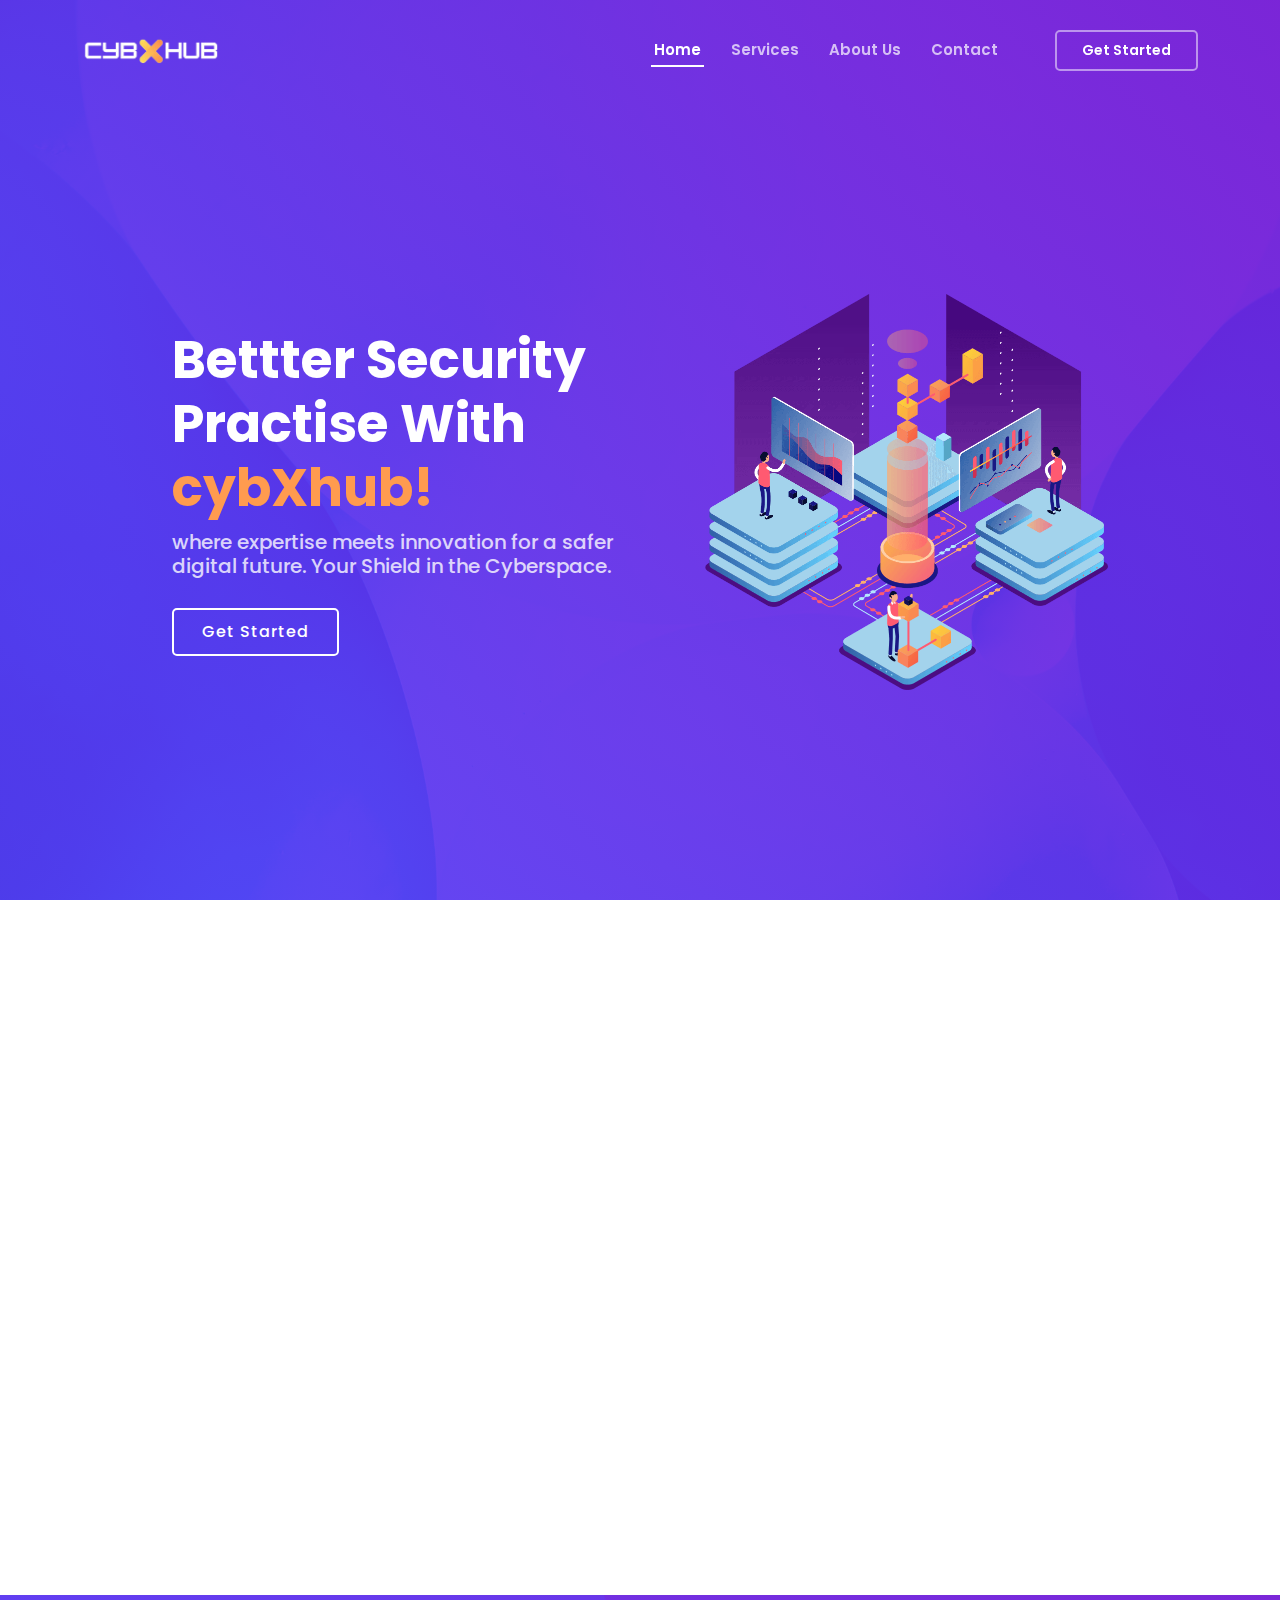
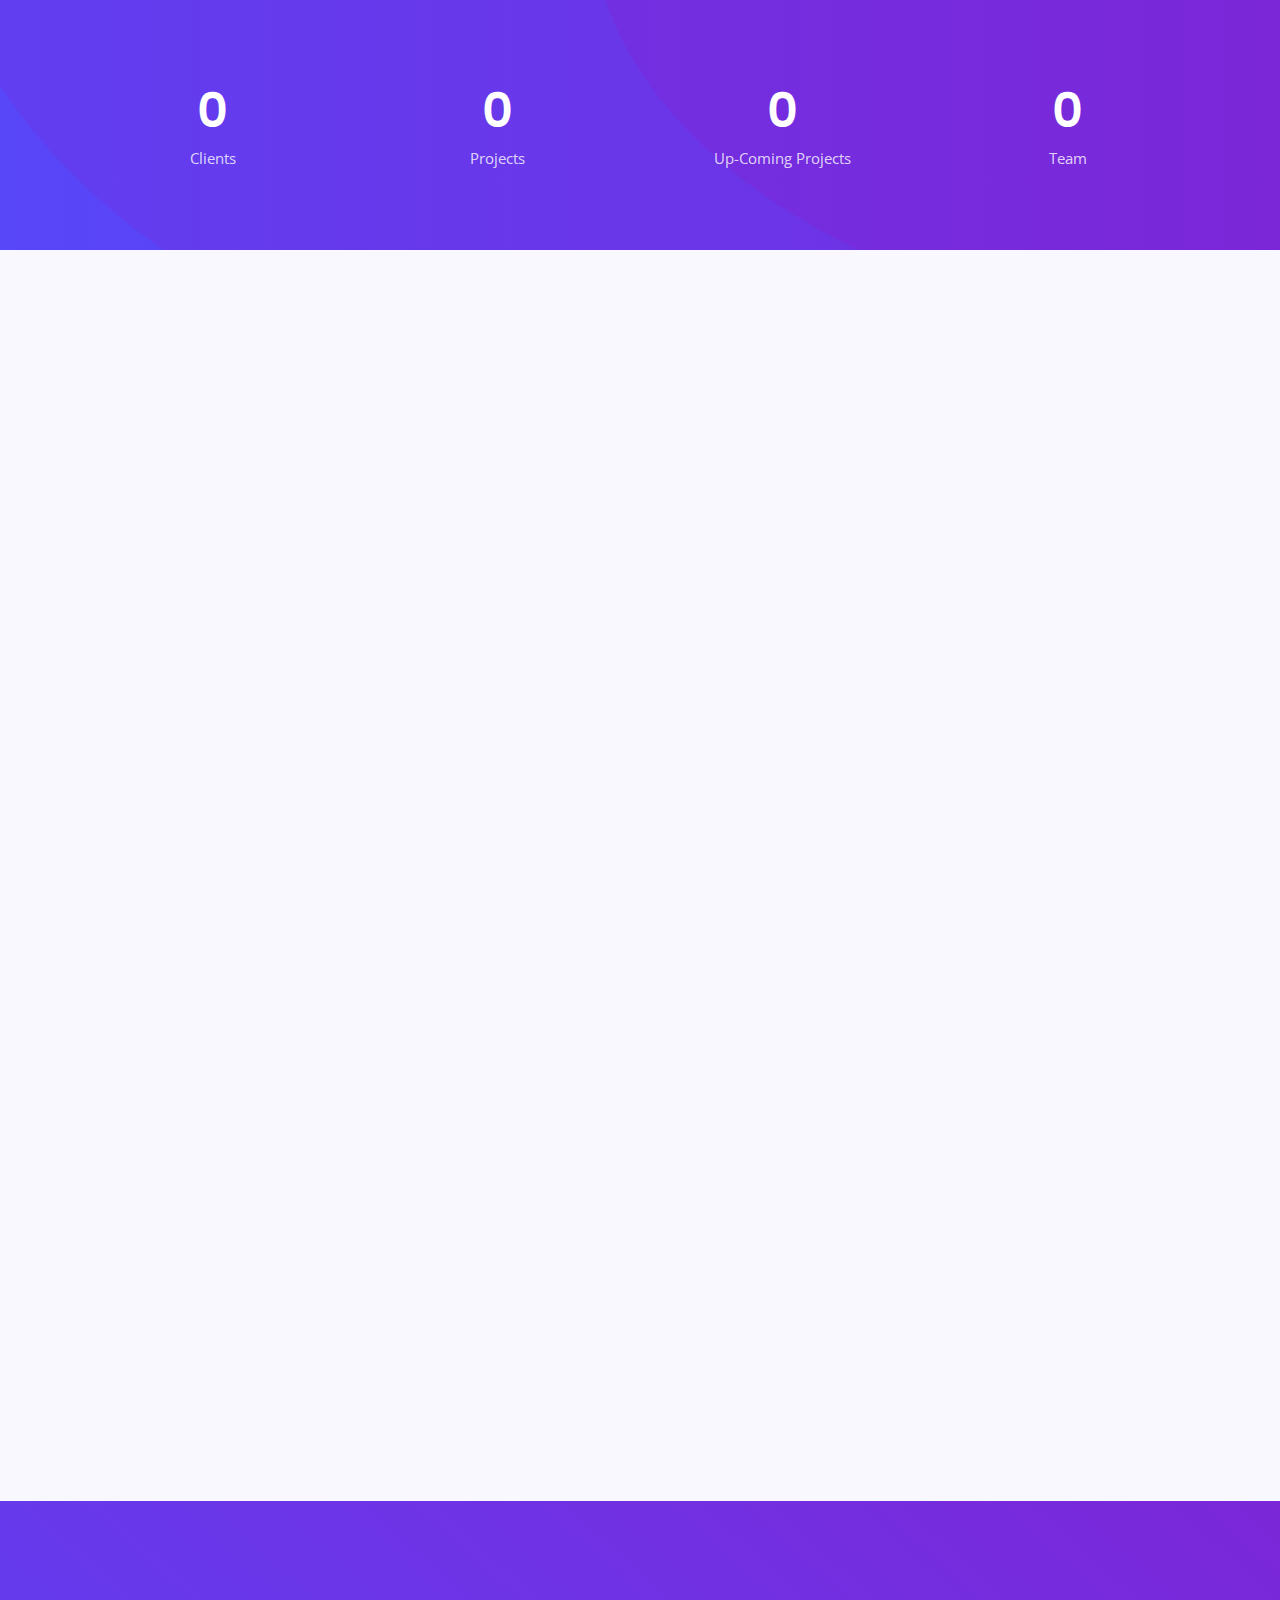
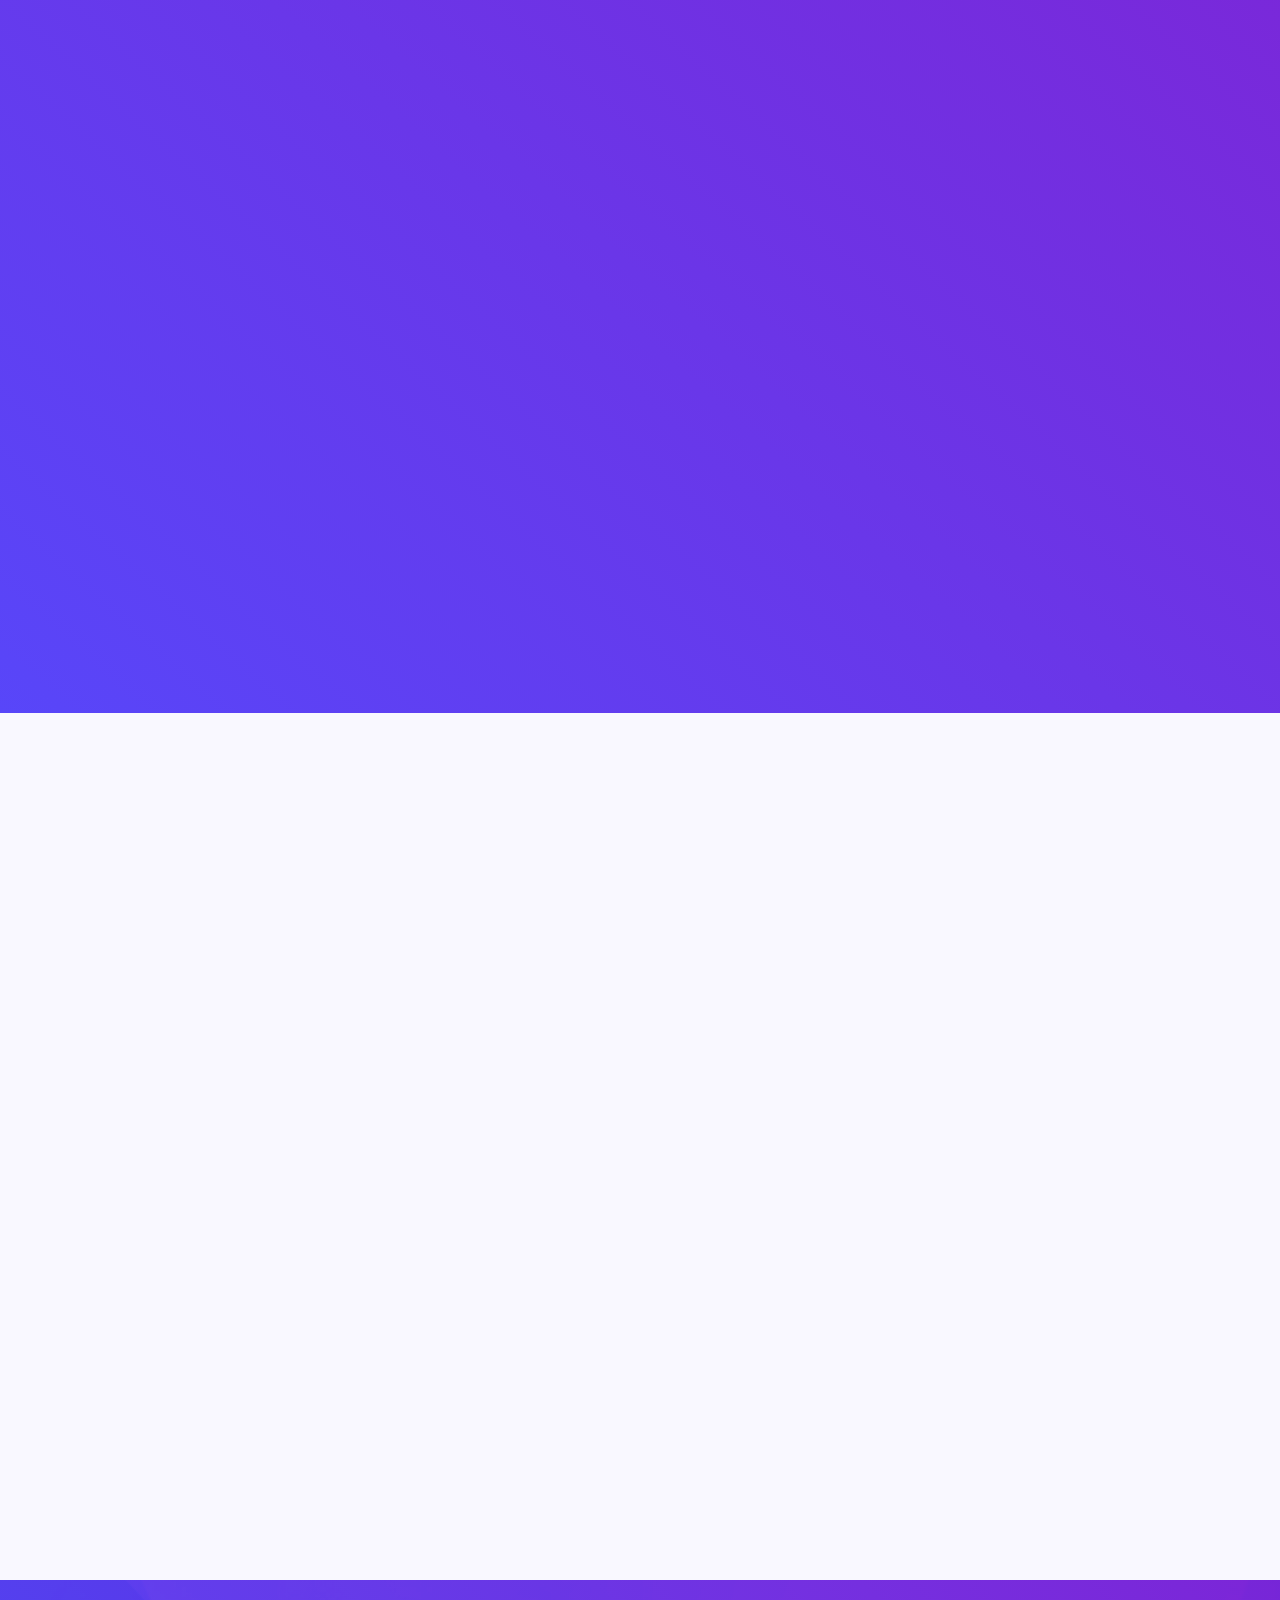
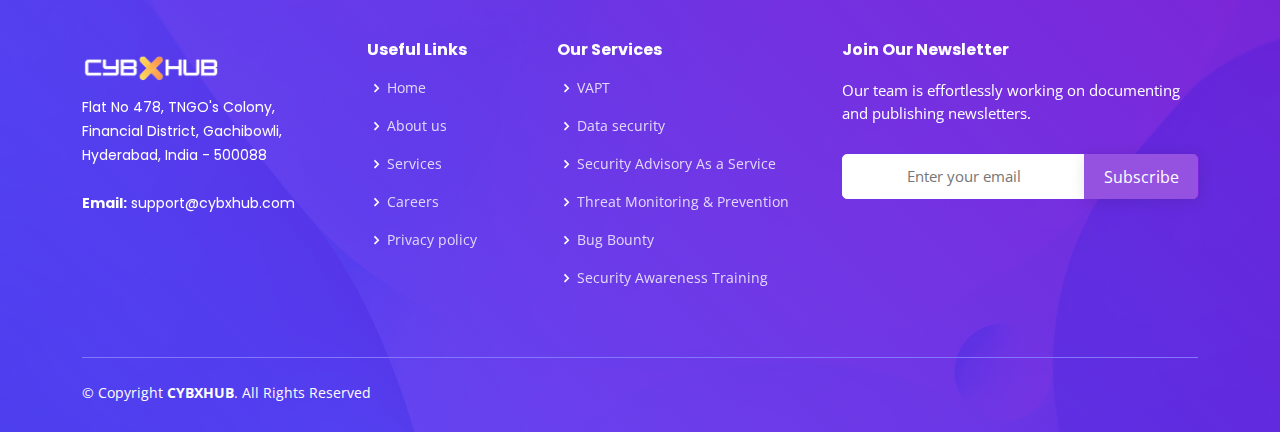
<file: index.html>
<!DOCTYPE html>
<html lang="en">

<head>
  <meta charset="utf-8">
  <meta content="width=device-width, initial-scale=1.0" name="viewport">

  <title>Welcome to cybXhub</title>
  <meta content="" name="description">
  <meta content="" name="keywords">

  <!-- Favicons -->
  <link href="assets/img/favicon-32x32.png" rel="icon">
  <link href="assets/img/apple-touch-icon.png" rel="apple-touch-icon">

  <!-- Google Fonts -->
  <link href="https://fonts.googleapis.com/css?family=Open+Sans:300,300i,400,400i,600,600i,700,700i|Roboto:300,300i,400,400i,500,500i,600,600i,700,700i|Poppins:300,300i,400,400i,500,500i,600,600i,700,700i" rel="stylesheet">

  <!-- Vendor CSS Files -->
  <link href="assets/vendor/aos/aos.css" rel="stylesheet">
  <link href="assets/vendor/bootstrap/css/bootstrap.min.css" rel="stylesheet">
  <link href="assets/vendor/bootstrap-icons/bootstrap-icons.css" rel="stylesheet">
  <link href="assets/vendor/boxicons/css/boxicons.min.css" rel="stylesheet">
  <link href="assets/vendor/glightbox/css/glightbox.min.css" rel="stylesheet">
  <link href="assets/vendor/swiper/swiper-bundle.min.css" rel="stylesheet">

  <!-- Template Main CSS File -->
  <link href="assets/css/style.css" rel="stylesheet">

  <!-- =======================================================
  * Template Name: Techie
  * Updated: Sep 18 2023 with Bootstrap v5.3.2
  * Template URL: https://bootstrapmade.com/techie-free-skin-bootstrap-3/
  * Author: BootstrapMade.com
  * License: https://bootstrapmade.com/license/
  ======================================================== -->
</head>

<body>

  <!-- ======= Header ======= -->
  <header id="header" class="fixed-top ">
    <div class="container d-flex align-items-center justify-content-between">
      <h1 class="logo"><a href="index.html"><img src="/assets/img/7.png" alt="" ></a></h1>
      <!-- Uncomment below if you prefer to use an image logo -->
      <!-- <a href="index.html" class="logo"><img src="assets/img/logo.png" alt="" class="img-fluid"></a>-->

      <nav id="navbar" class="navbar">
        <ul>
          <li><a class="nav-link scrollto active" href="#hero">Home</a></li>
          <li><a class="nav-link scrollto" href="#services">Services</a></li>
          <li><a class="nav-link scrollto" href="/about.html">About Us</a></li>

          <li><a class="nav-link scrollto" href="#contact">Contact</a></li>
          <li><a class="getstarted scrollto" href="#contact">Get Started</a></li>
        </ul>
        <i class="bi bi-list mobile-nav-toggle"></i>
      </nav><!-- .navbar -->

    </div>
  </header><!-- End Header -->

  <!-- ======= Hero Section ======= -->
  <section id="hero" class="d-flex align-items-center">

    <div class="container-fluid" data-aos="fade-up">
      <div class="row justify-content-center">
        <div class="col-xl-5 col-lg-6 pt-3 pt-lg-0 order-2 order-lg-1 d-flex flex-column justify-content-center">
          <h1>Bettter Security Practise With</h1><h1 style="color: #ff9b4f;">cybXhub!</h1>
          <h2>where expertise meets innovation for a safer digital future. Your Shield in the Cyberspace.</h2>
          <div><a href="#about" class="btn-get-started scrollto">Get Started</a></div>
        </div>
        <div class="col-xl-4 col-lg-6 order-1 order-lg-2 hero-img" data-aos="zoom-in" data-aos-delay="150">
          <img src="assets/img/hero-img.png" class="img-fluid animated" alt="">
        </div>
      </div>
    </div>

  </section><!-- End Hero -->

  <main id="main">

    <!-- ======= About Section ======= -->
    <section id="about" class="about">
      <div class="container">

        <div class="row">
          <div class="col-lg-6 order-1 order-lg-2" data-aos="zoom-in" data-aos-delay="150">
            <img src="assets/img/about.jpg" class="img-fluid" alt="">
          </div>
          <div class="col-lg-6 pt-4 pt-lg-0 order-2 order-lg-1 content" data-aos="fade-right">
            <h3>Why <img src="/assets/img/10-1.png" alt="">?</h3>
            <p class="fst-italic">
              Choose CybxHub for unparalleled cybersecurity excellence. With a team of certified experts, we offer personalized solutions designed to meet your unique security needs. Our commitment to innovation ensures your digital assets are safeguarded with cutting-edge strategies.
            </p>
            <ul>
              <li><i class="bi bi-check-circle"></i> <b>Expertise:</b> CybxHub boasts a team of certified security professionals dedicated to securing your digital landscape with a wealth of experience.</li>
              <li><i class="bi bi-check-circle"></i> <b>Advisory Solutions:</b> We understand that one size does not fit all. Our solutions are customized to fit the specific needs of each organization we serve.</li>
              <li><i class="bi bi-check-circle"></i> <b>Innovations:</b> By embracing the latest technologies and proactive strategies, CybxHub ensures that your cybersecurity defenses are always ahead of the curve.</li>
            </ul>
            <!-- <a href="#" class="read-more">Read More <i class="bi bi-long-arrow-right"></i></a> -->
          </div>
        </div>

      </div>
    </section><!-- End About Section -->

    <!-- ======= Counts Section ======= -->
    <section id="counts" class="counts">
      <div class="container">

        <div class="row counters">

          <div class="col-lg-3 col-6 text-center">
            <span data-purecounter-start="0" data-purecounter-end="18" data-purecounter-duration="2" class="purecounter"></span>
            <p>Clients</p>
          </div>

          <div class="col-lg-3 col-6 text-center">
            <span data-purecounter-start="0" data-purecounter-end="9" data-purecounter-duration="2" class="purecounter"></span>
            <p>Projects</p>
          </div>

          <div class="col-lg-3 col-6 text-center">
            <span data-purecounter-start="0" data-purecounter-end="4" data-purecounter-duration="2" class="purecounter"></span>
            <p>Up-Coming Projects</p>
          </div>

          <div class="col-lg-3 col-6 text-center">
            <span data-purecounter-start="0" data-purecounter-end="15" data-purecounter-duration="2" class="purecounter"></span>
            <p>Team</p>
          </div>

        </div>

      </div>
    </section><!-- End Counts Section -->

    <!-- ======= Services Section ======= -->
    <section id="services" class="services section-bg">
      <div class="container" data-aos="fade-up">

        <div class="section-title">
          <h2>Services</h2>
          <p>CybxHub is not just a cybersecurity service; it's your digital fortress. Our suite of solutions goes beyond protection, creating a shield that adapts and innovates. From cutting-edge assessments to real-time vigilance, we craft security that evolves with the digital landscape. Choose CybxHub — where security meets ingenuity for a fearless digital journey.
          </p>
        </div>

        <div class="row gy-4">
          <div class="col-lg-4 col-md-6 d-flex align-items-stretch" data-aos="zoom-in" data-aos-delay="100">
            <div class="icon-box iconbox-blue">
              <div class="icon">
                
                <svg width="120" height="110" viewBox="0 0 600 600" xmlns="">
                  <path stroke="none" stroke-width="0" fill="#f5f5f5" d="M300,521.0016835830174C376.1290562159157,517.8887921683347,466.0731472004068,529.7835943286574,510.70327084640275,468.03025145048787C554.3714126377745,407.6079735673963,508.03601936045806,328.9844924480964,491.2728898941984,256.3432110539036C474.5976632858925,184.082847569629,479.9380746630129,96.60480741107993,416.23090153303,58.64404602377083C348.86323505073057,18.502131276798302,261.93793281208167,40.57373210992963,193.5410806939664,78.93577620505333C130.42746243093433,114.334589627462,98.30271207620316,179.96522072025542,76.75703585869454,249.04625023123273C51.97151888228291,328.5150500222984,13.704378332031375,421.85034740162234,66.52175969318436,486.19268352777647C119.04800174914682,550.1803526380478,217.28368757567262,524.383925680826,300,521.0016835830174"></path>
                </svg>
                <img src="/assets/img/services/VAPT.png" alt="" style="position: relative; z-index: 2;">
              </div>
              <h4><a href="">Vulnerability Assessment & Peneteration Testing</a></h4>
              <p>Navigate digital risks with precision through our vulnerability analysis and penetration testing. Elevate your security, one test at a time.</p>
            </div>
          </div>

          <div class="col-lg-4 col-md-6 d-flex align-items-stretch" data-aos="zoom-in" data-aos-delay="200">
            <div class="icon-box iconbox-orange ">
              <div class="icon">
                <svg width="120" height="110" viewBox="0 0 600 600" xmlns="http://www.w3.org/2000/svg">
                  <path stroke="none" stroke-width="0" fill="#f5f5f5" d="M300,582.0697525312426C382.5290701553225,586.8405444964366,449.9789794690241,525.3245884688669,502.5850820975895,461.55621195738473C556.606425686781,396.0723002908107,615.8543463187945,314.28637112970534,586.6730223649479,234.56875336149918C558.9533121215079,158.8439757836574,454.9685369536778,164.00468322053177,381.49747125262974,130.76875717737553C312.15926192815925,99.40240125094834,248.97055460311594,18.661163978235184,179.8680185752513,50.54337015887873C110.5421016452524,82.52863877960104,119.82277516462835,180.83849132639028,109.12597500060166,256.43424936330496C100.08760227029461,320.3096726198365,92.17705696193138,384.0621239912766,124.79988738764834,439.7174275375508C164.83382741302287,508.01625554203684,220.96474134820875,577.5009287672846,300,582.0697525312426"></path>
                </svg>
                <img src="/assets/img/services/data-security.png" alt="" style="position: relative; z-index: 2;">
              </div>
              <h4><a href="">Data Security</a></h4>
              <p>Empower your data’s defense with our protection expertise. Your information, our priority.</p>
            </div>
          </div>

          <div class="col-lg-4 col-md-6 d-flex align-items-stretch" data-aos="zoom-in" data-aos-delay="300">
            <div class="icon-box iconbox-pink">
              <div class="icon">
                <svg width="120" height="110" viewBox="0 0 600 600" xmlns="http://www.w3.org/2000/svg">
                  <path stroke="none" stroke-width="0" fill="#f5f5f5" d="M300,541.5067337569781C382.14930387511276,545.0595476570109,479.8736841581634,548.3450877840088,526.4010558755058,480.5488172755941C571.5218469581645,414.80211281144784,517.5187510058486,332.0715597781072,496.52539010469104,255.14436215662573C477.37192572678356,184.95920475031193,473.57363656557914,105.61284051026155,413.0603344069578,65.22779650032875C343.27470386102294,18.654635553484475,251.2091493199835,5.337323636656869,175.0934190732945,40.62881213300186C97.87086631185822,76.43348514350839,51.98124368387456,156.15599469081315,36.44837278890362,239.84606092416172C21.716077023791087,319.22268207091537,43.775223500013084,401.1760424656574,96.891909868211,461.97329694683043C147.22146801428983,519.5804099606455,223.5754009179313,538.201503339737,300,541.5067337569781"></path>
                </svg>
                <img src="/assets/img/services/SAAAS.png" alt="" style="position: relative; z-index: 2;">
              </div>
              <h4><a href="">Security Advisory As A Service</a></h4>
              <p>Strategic security insights tailored for your protection. Stay ahead of threats with our advisory services.</p>
            </div>
          </div>

          <div class="col-lg-4 col-md-6 d-flex align-items-stretch" data-aos="zoom-in" data-aos-delay="100">
            <div class="icon-box iconbox-yellow">
              <div class="icon">
                <svg width="120" height="110" viewBox="0 0 600 600" xmlns="http://www.w3.org/2000/svg">
                  <path stroke="none" stroke-width="0" fill="#f5f5f5" d="M300,503.46388370962813C374.79870501325706,506.71871716319447,464.8034551963731,527.1746412648533,510.4981551193396,467.86667711651364C555.9287308511215,408.9015244558933,512.6030010748507,327.5744911775523,490.211057578863,256.5855673507754C471.097692560561,195.9906835881958,447.69079081568157,138.11976852964426,395.19560036434837,102.3242989838813C329.3053358748298,57.3949838291264,248.02791733380457,8.279543830951368,175.87071277845988,42.242879143198664C103.41431057327972,76.34704239035025,93.79494320519305,170.9812938413882,81.28167332365135,250.07896920659033C70.17666984294237,320.27484674793965,64.84698225790005,396.69656628748305,111.28512138212992,450.4950937839243C156.20124167950087,502.5303643271138,231.32542653798444,500.4755392045468,300,503.46388370962813"></path>
                </svg>
                <img src="/assets/img/services/monitor.png" alt="" style="position: relative; z-index: 2;">
              </div>
              <h4><a href="">Threat Monitoring & Prevention</a></h4>
              <p>At vero eos et accusamus et iusto odio dignissimos ducimus qui blanditiis</p>
            </div>
          </div>

          <div class="col-lg-4 col-md-6 d-flex align-items-stretch" data-aos="zoom-in" data-aos-delay="200">
            <div class="icon-box iconbox-red">
              <div class="icon">
                <svg width="120" height="110" viewBox="0 0 600 600" xmlns="http://www.w3.org/2000/svg">
                  <path stroke="none" stroke-width="0" fill="#f5f5f5" d="M300,532.3542879108572C369.38199826031484,532.3153073249985,429.10787420159085,491.63046689027357,474.5244479745417,439.17860296908856C522.8885846962883,383.3225815378663,569.1668002868075,314.3205725914397,550.7432151929288,242.7694973846089C532.6665558377875,172.5657663291529,456.2379748765914,142.6223662098291,390.3689995646985,112.34683881706744C326.66090330228417,83.06452184765237,258.84405631176094,53.51806209861945,193.32584062364296,78.48882559362697C121.61183558270385,105.82097193414197,62.805066853699245,167.19869350419734,48.57481801355237,242.6138429142374C34.843463184063346,315.3850353017275,76.69343916112496,383.4422959591041,125.22947124332185,439.3748458443577C170.7312796277747,491.8107796887764,230.57421082200815,532.3932930995766,300,532.3542879108572"></path>
                </svg>
                <img src="/assets/img/services/bug-bounty.png" alt="" style="position: relative; z-index: 2;">
              </div>
              <h4><a href="">Bug Bounty</a></h4>
              <p>Boost security collaboratively with our bug bounty. Uncover vulnerabilities, fortify defenses.</p>
            </div>
          </div>

          <div class="col-lg-4 col-md-6 d-flex align-items-stretch" data-aos="zoom-in" data-aos-delay="300">
            <div class="icon-box iconbox-teal">
              <div class="icon">
                <svg width="120" height="120" viewBox="0 0 600 600" xmlns="http://www.w3.org/2000/svg">
                  <path stroke="none" stroke-width="0" fill="#f5f5f5" d="M300,566.797414625762C385.7384707136149,576.1784315230908,478.7894351017131,552.8928747891023,531.9192734346935,484.94944893311C584.6109503024035,417.5663521118492,582.489472248146,322.67544863468447,553.9536738515405,242.03673114598146C529.1557734026468,171.96086150256528,465.24506316201064,127.66468636344209,395.9583748389544,100.7403814666027C334.2173773831606,76.7482773500951,269.4350130405921,84.62216499799875,207.1952322260088,107.2889140133804C132.92018162631612,134.33871894543012,41.79353780512637,160.00259165414826,22.644507872594943,236.69541883565114C3.319112789854554,314.0945973066697,72.72355303640163,379.243833228382,124.04198916343866,440.3218312028393C172.9286146004772,498.5055451809895,224.45579914871206,558.5317968840102,300,566.797414625762"></path>
                </svg>
                <img src="/assets/img/services/security-awareness-training.png" alt="" style="position: relative; z-index: 2;">
              </div>
              <h4><a href="">Security Awareness Training</a></h4>
              <p>Elevate your cyber defenses through our awareness training. Empower your team with the knowledge to recognize and thwart digital threats.</p>
            </div>
          </div>

        </div>

      </div>
    </section><!-- End Services Section -->

    


    <!-- ======= Frequently Asked Questions Section ======= -->
    <section id="faq" class="faq">
      <div class="container" data-aos="fade-up">

        <div class="section-title">
          <h2>Frequently Asked Questions</h2>
          <!-- <p>Magnam dolores commodi suscipit. Necessitatibus eius consequatur ex aliquid fuga eum quidem. Sit sint consectetur velit. Quisquam quos quisquam cupiditate. Et nemo qui impedit suscipit alias ea. Quia fugiat sit in iste officiis commodi quidem hic quas.</p> -->
        </div>

        <div class="faq-list">
          <ul>
            <li data-aos="fade-up" data-aos="fade-up" data-aos-delay="100">
              <i class="bx bx-help-circle icon-help"></i> <a data-bs-toggle="collapse" class="collapse" data-bs-target="#faq-list-1">How does CybxHub stay ahead of evolving cyber threats?<i class="bx bx-chevron-down icon-show"></i><i class="bx bx-chevron-up icon-close"></i></a>
              <div id="faq-list-1" class="collapse show" data-bs-parent=".faq-list">
                <p>
                  At CybxHub, staying ahead of evolving cyber threats is ingrained in our approach. We leverage advanced threat intelligence, continuous monitoring, and collaboration with industry experts. Our team of certified security professionals undergoes regular training to keep abreast of the latest cybersecurity trends, ensuring that our clients benefit from cutting-edge solutions and proactive strategies.

                </p>
              </div>
            </li>

            <li data-aos="fade-up" data-aos-delay="200">
              <i class="bx bx-help-circle icon-help"></i> <a data-bs-toggle="collapse" data-bs-target="#faq-list-2" class="collapsed">How can our organization benefit from CybxHub's cybersecurity expertise? <i class="bx bx-chevron-down icon-show"></i><i class="bx bx-chevron-up icon-close"></i></a>
              <div id="faq-list-2" class="collapse" data-bs-parent=".faq-list">
                <p>
                  CybxHub goes beyond conventional cybersecurity services. By choosing us, your organization gains access to a team of seasoned experts dedicated to securing your digital landscape. Our services are customized to your unique needs, fostering a culture of security awareness through training programs. We provide strategic advisory services, ensuring that your security measures align with industry best practices and regulatory compliance, ultimately empowering your organization with robust and future-proof cybersecurity solutions.                </p>
              </div>
            </li>

            <li data-aos="fade-up" data-aos-delay="300">
              <i class="bx bx-help-circle icon-help"></i> <a data-bs-toggle="collapse" data-bs-target="#faq-list-3" class="collapsed">How does CybxHub approach data security? <i class="bx bx-chevron-down icon-show"></i><i class="bx bx-chevron-up icon-close"></i></a>
              <div id="faq-list-3" class="collapse" data-bs-parent=".faq-list">
                <p>
                  At CybxHub, data security is a top priority. We employ a multi-faceted approach that includes encryption solutions, secure access controls, and continuous monitoring. Our data security measures ensure the confidentiality, integrity, and availability of your critical information, protecting it at every stage of its lifecycle.                </p>
              </div>
            </li>

            <li data-aos="fade-up" data-aos-delay="400">
              <i class="bx bx-help-circle icon-help"></i> <a data-bs-toggle="collapse" data-bs-target="#faq-list-4" class="collapsed">How does CybxHub assist in compliance with industry regulations? <i class="bx bx-chevron-down icon-show"></i><i class="bx bx-chevron-up icon-close"></i></a>
              <div id="faq-list-4" class="collapse" data-bs-parent=".faq-list">
                <p>
                  CybxHub is well-versed in industry regulations and compliance standards. We provide strategic security advisory services to guide organizations through the complex landscape of regulatory requirements. Our solutions are designed to help clients achieve and maintain compliance, whether it's in healthcare (HIPAA), finance (PCI DSS), or other industry-specific regulations. By partnering with CybxHub, organizations can navigate compliance challenges with confidence.                </p>
              </div>
            </li>

          </ul>
        </div>

      </div>
    </section><!-- End Frequently Asked Questions Section -->

    <!-- ======= Contact Section ======= -->
    <section id="contact" class="contact section-bg">
      <div class="container" data-aos="fade-up">

        <div class="section-title">
          <h2>Contact</h2>
          <!-- <p>Magnam dolores commodi suscipit. Necessitatibus eius consequatur ex aliquid fuga eum quidem. Sit sint consectetur velit. Quisquam quos quisquam cupiditate. Et nemo qui impedit suscipit alias ea. Quia fugiat sit in iste officiis commodi quidem hic quas.</p> -->
        </div>

        <div class="row">
          <div class="col-lg-6">
            <div class="info-box mb-4">
              <i class="bx bx-map"></i>
              <h3>Our Address</h3>
              <p>Flat No 478, TNGO's Colony, Financial District, Gachibowli, Hyderabad - 500088</p>
            </div>
          </div>

          <div class="col-lg-3 col-md-6">
            <div class="info-box  mb-4">
              <i class="bx bx-envelope"></i>
              <h3>Email Us</h3>
              <p>support@cybxhub.com</p>
            </div>
          </div>



        </div>

        <div class="row">

          <!-- <div class="col-lg-6 ">
            <iframe class="mb-4 mb-lg-0" src="https://www.google.com/maps/embed?pb=!1m14!1m8!1m3!1d12097.433213460943!2d-74.0062269!3d40.7101282!3m2!1i1024!2i768!4f13.1!3m3!1m2!1s0x0%3A0xb89d1fe6bc499443!2sDowntown+Conference+Center!5e0!3m2!1smk!2sbg!4v1539943755621" frameborder="0" style="border:0; width: 100%; height: 384px;" allowfullscreen></iframe>
          </div> -->

          <div class="col-lg-6">
            <form action="forms/contact.php" method="post" role="form" class="php-email-form">
              <div class="row">
                <div class="col-md-6 form-group">
                  <input type="text" name="name" class="form-control" id="name" placeholder="Your Name" required>
                </div>
                <div class="col-md-6 form-group mt-3 mt-md-0">
                  <input type="email" class="form-control" name="email" id="email" placeholder="Your Email" required>
                </div>
              </div>
              <div class="form-group mt-3">
                <input type="text" class="form-control" name="subject" id="subject" placeholder="Subject" required>
              </div>
              <div class="form-group mt-3">
                <textarea class="form-control" name="message" rows="5" placeholder="Message" required></textarea>
              </div>
              <div class="my-3">
                <div class="loading">Loading</div>
                <div class="error-message"></div>
                <div class="sent-message">Your message has been sent. Thank you!</div>
              </div>
              <div class="text-center"><button type="submit">Send Message</button></div>
            </form>
          </div>

        </div>

      </div>
    </section><!-- End Contact Section -->

  </main><!-- End #main -->

  <!-- ======= Footer ======= -->
  <footer id="footer">

    <div class="footer-top">
      <div class="container">
        <div class="row">

          <div class="col-lg-3 col-md-6 footer-contact">
            <img src="/assets/img/7.png" alt="">
            <p>Flat No 478, TNGO's Colony, <br>Financial District, Gachibowli, <br>Hyderabad, India - 500088
               <br><br>
              <strong>Email:</strong> support@cybxhub.com<br>
            </p>
          </div>

          <div class="col-lg-2 col-md-6 footer-links">
            <h4>Useful Links</h4>
            <ul>
              <li><i class="bx bx-chevron-right"></i> <a href="#">Home</a></li>
              <li><i class="bx bx-chevron-right"></i> <a href="#">About us</a></li>
              <li><i class="bx bx-chevron-right"></i> <a href="#">Services</a></li>
              <li><i class="bx bx-chevron-right"></i> <a href="https://forms.zohopublic.in/cybxhub/form/career/formperma/4VGKu75hVG0N2NLvWhhu3-S21VGepvFhPpwybBFY98s">Careers</a></li>

              <li><i class="bx bx-chevron-right"></i> <a href="/privacy.html">Privacy policy</a></li>
            </ul>
          </div>


          
          <div class="col-lg-3 col-md-6 footer-links">
            <h4>Our Services</h4>
            <ul>
              <li><i class="bx bx-chevron-right"></i> <a href="#">VAPT</a></li>
              <li><i class="bx bx-chevron-right"></i> <a href="#">Data security</a></li>
              <li><i class="bx bx-chevron-right"></i> <a href="#">Security Advisory As a Service</a></li>
              <li><i class="bx bx-chevron-right"></i> <a href="#">Threat Monitoring & Prevention</a></li>
              <li><i class="bx bx-chevron-right"></i> <a href="#">Bug Bounty</a></li>
              <li><i class="bx bx-chevron-right"></i> <a href="#">Security Awareness Training</a></li>
            </ul>
          </div>

          <div class="col-lg-4 col-md-6 footer-newsletter">
            <h4>Join Our Newsletter</h4>
            <p>Our team is effortlessly working on documenting and publishing newsletters.</p>
            <form action="" method="post">
              <label for="email">Email:</label>
              <input type="email" name="email" id="email" placeholder="Enter your email">
              <input type="submit" value="Subscribe">
            </form>
          </div>

        </div>
      </div>
    </div>

    <div class="container">

      <div class="copyright-wrap d-md-flex py-4">
        <div class="me-md-auto text-center text-md-start">
          <div class="copyright">
            &copy; Copyright <strong><span><a href="/index.html" title="sdf" style="color: rgb(255, 255, 255);">CYBXHUB</a></span></strong>. All Rights Reserved
          </div>
          <div class="credits">
            <!-- All the links in the footer should remain intact. -->
            <!-- You can delete the links only if you purchased the pro version. -->
            <!-- Licensing information: https://bootstrapmade.com/license/ -->
            <!-- Purchase the pro version with working PHP/AJAX contact form: https://bootstrapmade.com/techie-free-skin-bootstrap-3/ -->
            <!-- Designed by <a href="https://bootstrapmade.com/">BootstrapMade</a> -->
          </div>
        </div>
        <!-- <div class="social-links text-center text-md-right pt-3 pt-md-0">
          <a href="#" class="twitter"><i class="bx bxl-twitter"></i></a>
          <a href="#" class="facebook"><i class="bx bxl-facebook"></i></a>
          <a href="#" class="instagram"><i class="bx bxl-instagram"></i></a>
          <a href="#" class="google-plus"><i class="bx bxl-skype"></i></a>
          <a href="#" class="linkedin"><i class="bx bxl-linkedin"></i></a>
        </div> -->
      </div>

    </div>
  </footer><!-- End Footer -->

  <a href="#" class="back-to-top d-flex align-items-center justify-content-center"><i class="bi bi-arrow-up-short"></i></a>
  <div id="preloader"></div>

  <!-- Vendor JS Files -->
  <script src="assets/vendor/purecounter/purecounter_vanilla.js"></script>
  <script src="assets/vendor/aos/aos.js"></script>
  <script src="assets/vendor/bootstrap/js/bootstrap.bundle.min.js"></script>
  <script src="assets/vendor/glightbox/js/glightbox.min.js"></script>
  <script src="assets/vendor/isotope-layout/isotope.pkgd.min.js"></script>
  <script src="assets/vendor/swiper/swiper-bundle.min.js"></script>
  <script src="assets/vendor/php-email-form/validate.js"></script>

  <!-- Template Main JS File -->
  <script src="assets/js/main.js"></script>

</body>

</html>
</file>
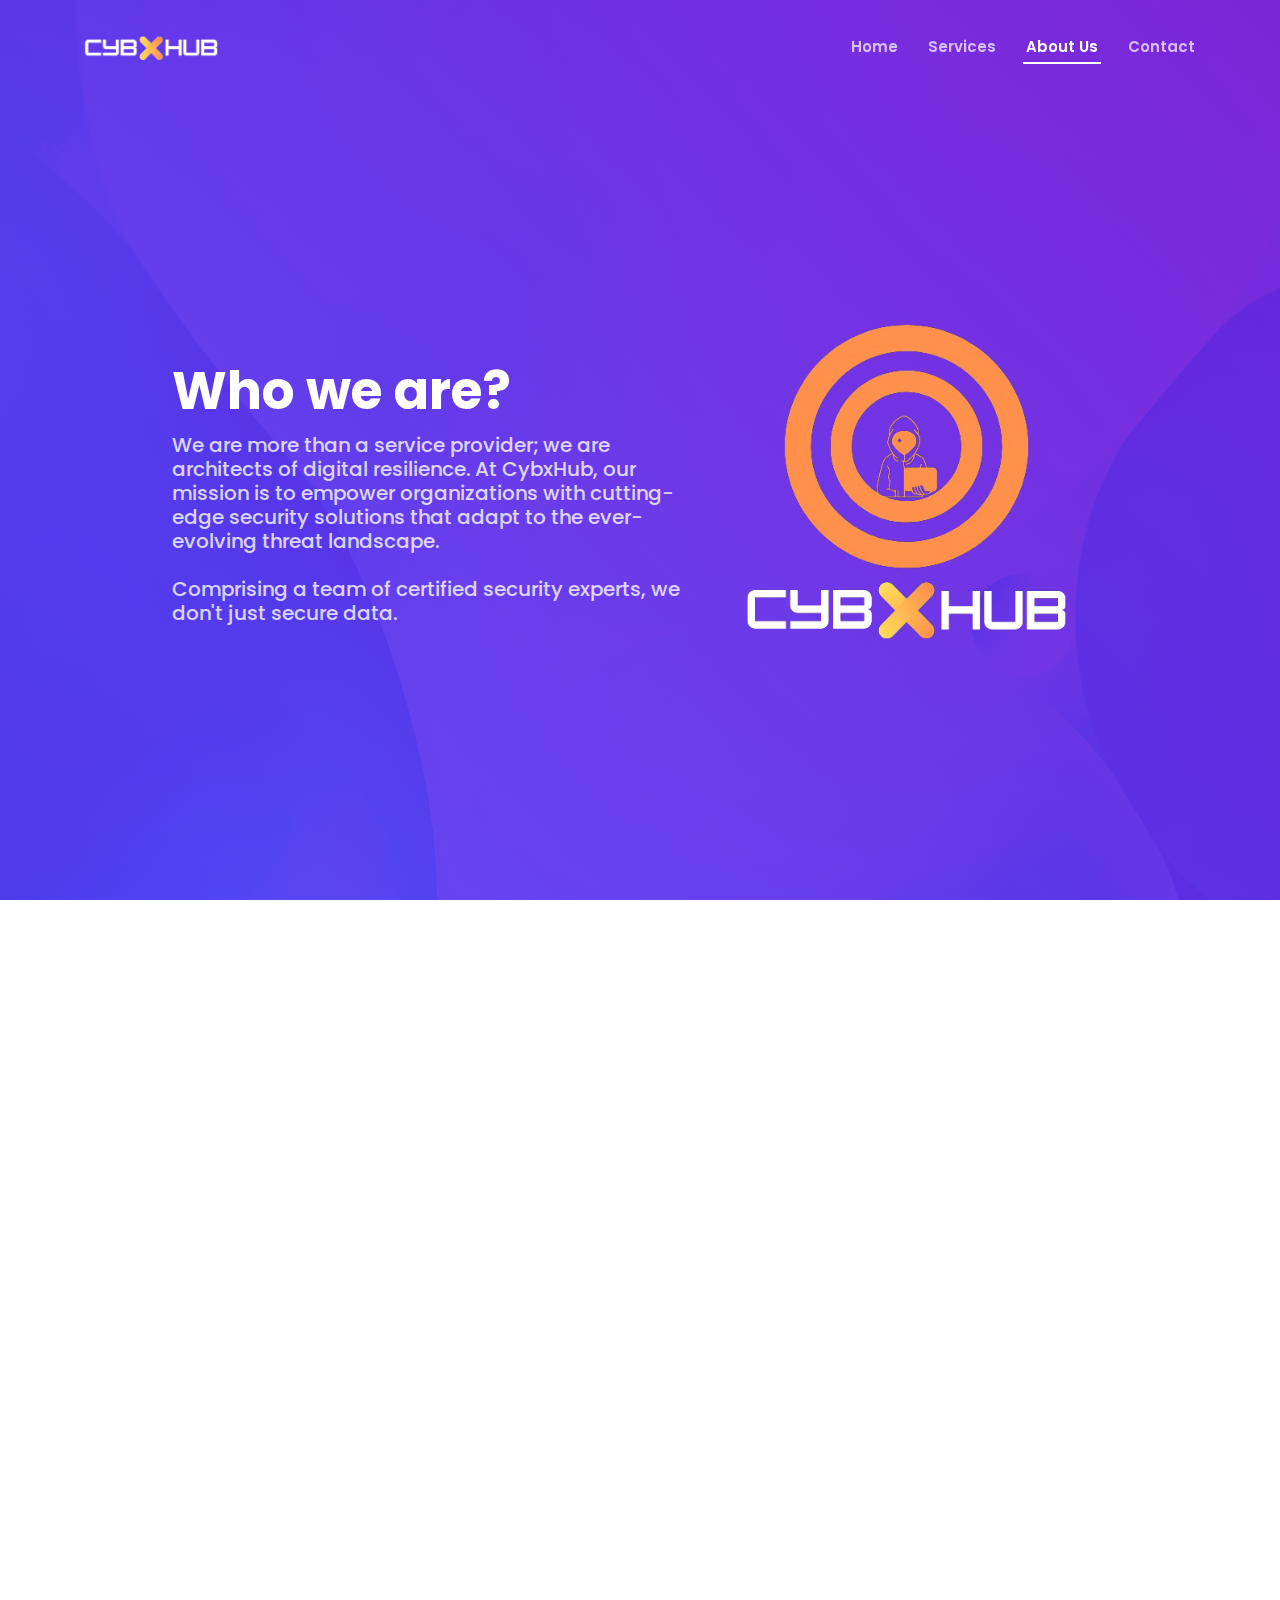
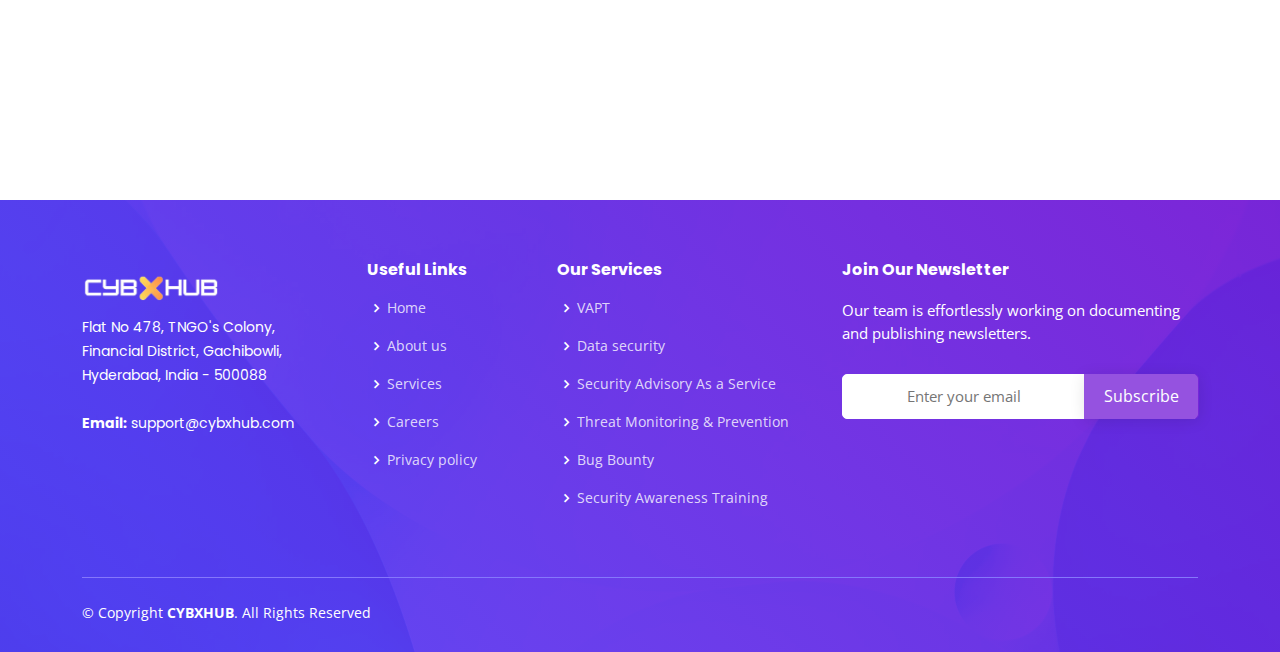
<file: about.html>
<!DOCTYPE html>
<html lang="en">

<head>
  <meta charset="utf-8">
  <meta content="width=device-width, initial-scale=1.0" name="viewport">

  <title>About - cybXhub</title>
  <meta content="" name="description">
  <meta content="" name="keywords">

  <!-- Favicons -->
  <link href="assets/img/favicon-32x32.png" rel="icon">
  <link href="assets/img/apple-touch-icon.png" rel="apple-touch-icon">

  <!-- Google Fonts -->
  <link href="https://fonts.googleapis.com/css?family=Open+Sans:300,300i,400,400i,600,600i,700,700i|Roboto:300,300i,400,400i,500,500i,600,600i,700,700i|Poppins:300,300i,400,400i,500,500i,600,600i,700,700i" rel="stylesheet">

  <!-- Vendor CSS Files -->
  <link href="assets/vendor/aos/aos.css" rel="stylesheet">
  <link href="assets/vendor/bootstrap/css/bootstrap.min.css" rel="stylesheet">
  <link href="assets/vendor/bootstrap-icons/bootstrap-icons.css" rel="stylesheet">
  <link href="assets/vendor/boxicons/css/boxicons.min.css" rel="stylesheet">
  <link href="assets/vendor/glightbox/css/glightbox.min.css" rel="stylesheet">
  <link href="assets/vendor/swiper/swiper-bundle.min.css" rel="stylesheet">

  <!-- Template Main CSS File -->
  <link href="assets/css/style.css" rel="stylesheet">

  <!-- =======================================================
  * Template Name: Techie
  * Updated: Sep 18 2023 with Bootstrap v5.3.2
  * Template URL: https://bootstrapmade.com/techie-free-skin-bootstrap-3/
  * Author: BootstrapMade.com
  * License: https://bootstrapmade.com/license/
  ======================================================== -->
</head>

<body>


  <!-- ======= Header ======= -->
  <header id="header" class="fixed-top ">
    <div class="container d-flex align-items-center justify-content-between">
      <h1 class="logo"><a href="index.html"><img src="/assets/img/7.png" alt="" ></a></h1>
      <!-- Uncomment below if you prefer to use an image logo -->
      <!-- <a href="index.html" class="logo"><img src="assets/img/logo.png" alt="" class="img-fluid"></a>-->

      <nav id="navbar" class="navbar">
        <ul>
          <li><a class="nav-link scrollto" href="#">Home</a></li>
          <li><a class="nav-link scrollto" href="#services">Services</a></li>
          <li><a class="nav-link scrollto active" href="/about.html">About Us</a></li>

          <li><a class="nav-link scrollto" href="#contact">Contact</a></li>
        </ul>
        <i class="bi bi-list mobile-nav-toggle"></i>
      </nav><!-- .navbar -->

    </div>
  </header><!-- End Header -->


  <!-- ======= Hero Section ======= -->
  <section id="hero" class="d-flex align-items-center">

    <div class="container-fluid" data-aos="fade-up">
      <div class="row justify-content-center">
        <div class="col-xl-5 col-lg-6 pt-3 pt-lg-0 order-2 order-lg-1 d-flex flex-column justify-content-center">
          <h1>Who we are?</h1>
          <h2>We are more than a service provider; we are architects of digital resilience. At CybxHub, our mission is to empower organizations with cutting-edge security solutions that adapt to the ever-evolving threat landscape. <br> <br>Comprising a team of certified security experts, we don't just secure data.</h2>
        </div>
        <div class="col-xl-4 col-lg-6 order-1 order-lg-2 hero-img" data-aos="zoom-in" data-aos-delay="150">
          <img src="assets/img/6.png" class="img-fluid animated" alt="">
        </div>
      </div>
    </div>

  </section><!-- End Hero -->

    <!-- ======= Hero Section ======= -->
    <section id="hero" class="d-flex align-items-center">

      <div class="container-fluid" data-aos="fade-up">
        <div class="row justify-content-center">
          <div class="col-xl-5 col-lg-6 pt-3 pt-lg-0 order-2 order-lg-1 d-flex flex-column justify-content-center">
            <h1>Who we are?</h1>
            <h2>We are more than a service provider; we are architects of digital resilience. At CybxHub, our mission is to empower organizations with cutting-edge security solutions that adapt to the ever-evolving threat landscape. <br> <br>Comprising a team of certified security experts, we don't just secure data.</h2>
          </div>
          <div class="col-xl-4 col-lg-6 order-1 order-lg-2 hero-img" data-aos="zoom-in" data-aos-delay="150">
            <img src="assets/img/6.png" class="img-fluid animated" alt="">
          </div>
        </div>
      </div>
  
    </section><!-- End Hero -->

  <main id="main">



  </main><!-- End #main -->
  <!-- ======= Footer ======= -->
  <footer id="footer">

    <div class="footer-top">
      <div class="container">
        <div class="row">

          <div class="col-lg-3 col-md-6 footer-contact">
            <img src="/assets/img/7.png" alt="">
            <p>Flat No 478, TNGO's Colony, <br>Financial District, Gachibowli, <br>Hyderabad, India - 500088
               <br><br>
              <strong>Email:</strong> support@cybxhub.com<br>
            </p>
          </div>

          <div class="col-lg-2 col-md-6 footer-links">
            <h4>Useful Links</h4>
            <ul>
              <li><i class="bx bx-chevron-right"></i> <a href="#">Home</a></li>
              <li><i class="bx bx-chevron-right"></i> <a href="#">About us</a></li>
              <li><i class="bx bx-chevron-right"></i> <a href="#">Services</a></li>
              <li><i class="bx bx-chevron-right"></i> <a href="https://forms.zohopublic.in/cybxhub/form/career/formperma/4VGKu75hVG0N2NLvWhhu3-S21VGepvFhPpwybBFY98s">Careers</a></li>

              <li><i class="bx bx-chevron-right"></i> <a href="/privacy.html">Privacy policy</a></li>
            </ul>
          </div>


          
          <div class="col-lg-3 col-md-6 footer-links">
            <h4>Our Services</h4>
            <ul>
              <li><i class="bx bx-chevron-right"></i> <a href="#">VAPT</a></li>
              <li><i class="bx bx-chevron-right"></i> <a href="#">Data security</a></li>
              <li><i class="bx bx-chevron-right"></i> <a href="#">Security Advisory As a Service</a></li>
              <li><i class="bx bx-chevron-right"></i> <a href="#">Threat Monitoring & Prevention</a></li>
              <li><i class="bx bx-chevron-right"></i> <a href="#">Bug Bounty</a></li>
              <li><i class="bx bx-chevron-right"></i> <a href="#">Security Awareness Training</a></li>
            </ul>
          </div>

          <div class="col-lg-4 col-md-6 footer-newsletter">
            <h4>Join Our Newsletter</h4>
            <p>Our team is effortlessly working on documenting and publishing newsletters.</p>
            <form action="" method="post">
              <label for="email">Email:</label>
              <input type="email" name="email" id="email" placeholder="Enter your email">
              <input type="submit" value="Subscribe">
            </form>
          </div>

        </div>
      </div>
    </div>

    <div class="container">

      <div class="copyright-wrap d-md-flex py-4">
        <div class="me-md-auto text-center text-md-start">
          <div class="copyright">
            &copy; Copyright <strong><span><a href="/index.html" title="sdf" style="color: rgb(255, 255, 255);">CYBXHUB</a></span></strong>. All Rights Reserved
          </div>
          <div class="credits">
            <!-- All the links in the footer should remain intact. -->
            <!-- You can delete the links only if you purchased the pro version. -->
            <!-- Licensing information: https://bootstrapmade.com/license/ -->
            <!-- Purchase the pro version with working PHP/AJAX contact form: https://bootstrapmade.com/techie-free-skin-bootstrap-3/ -->
            <!-- Designed by <a href="https://bootstrapmade.com/">BootstrapMade</a> -->
          </div>
        </div>
        <!-- <div class="social-links text-center text-md-right pt-3 pt-md-0">
          <a href="#" class="twitter"><i class="bx bxl-twitter"></i></a>
          <a href="#" class="facebook"><i class="bx bxl-facebook"></i></a>
          <a href="#" class="instagram"><i class="bx bxl-instagram"></i></a>
          <a href="#" class="google-plus"><i class="bx bxl-skype"></i></a>
          <a href="#" class="linkedin"><i class="bx bxl-linkedin"></i></a>
        </div> -->
      </div>

    </div>
  </footer><!-- End Footer -->

  <a href="#" class="back-to-top d-flex align-items-center justify-content-center"><i class="bi bi-arrow-up-short"></i></a>
  <div id="preloader"></div>

  <!-- Vendor JS Files -->
  <script src="assets/vendor/purecounter/purecounter_vanilla.js"></script>
  <script src="assets/vendor/aos/aos.js"></script>
  <script src="assets/vendor/bootstrap/js/bootstrap.bundle.min.js"></script>
  <script src="assets/vendor/glightbox/js/glightbox.min.js"></script>
  <script src="assets/vendor/isotope-layout/isotope.pkgd.min.js"></script>
  <script src="assets/vendor/swiper/swiper-bundle.min.js"></script>
  <script src="assets/vendor/php-email-form/validate.js"></script>

  <!-- Template Main JS File -->
  <script src="assets/js/main.js"></script>

</body>

</html>
</file>
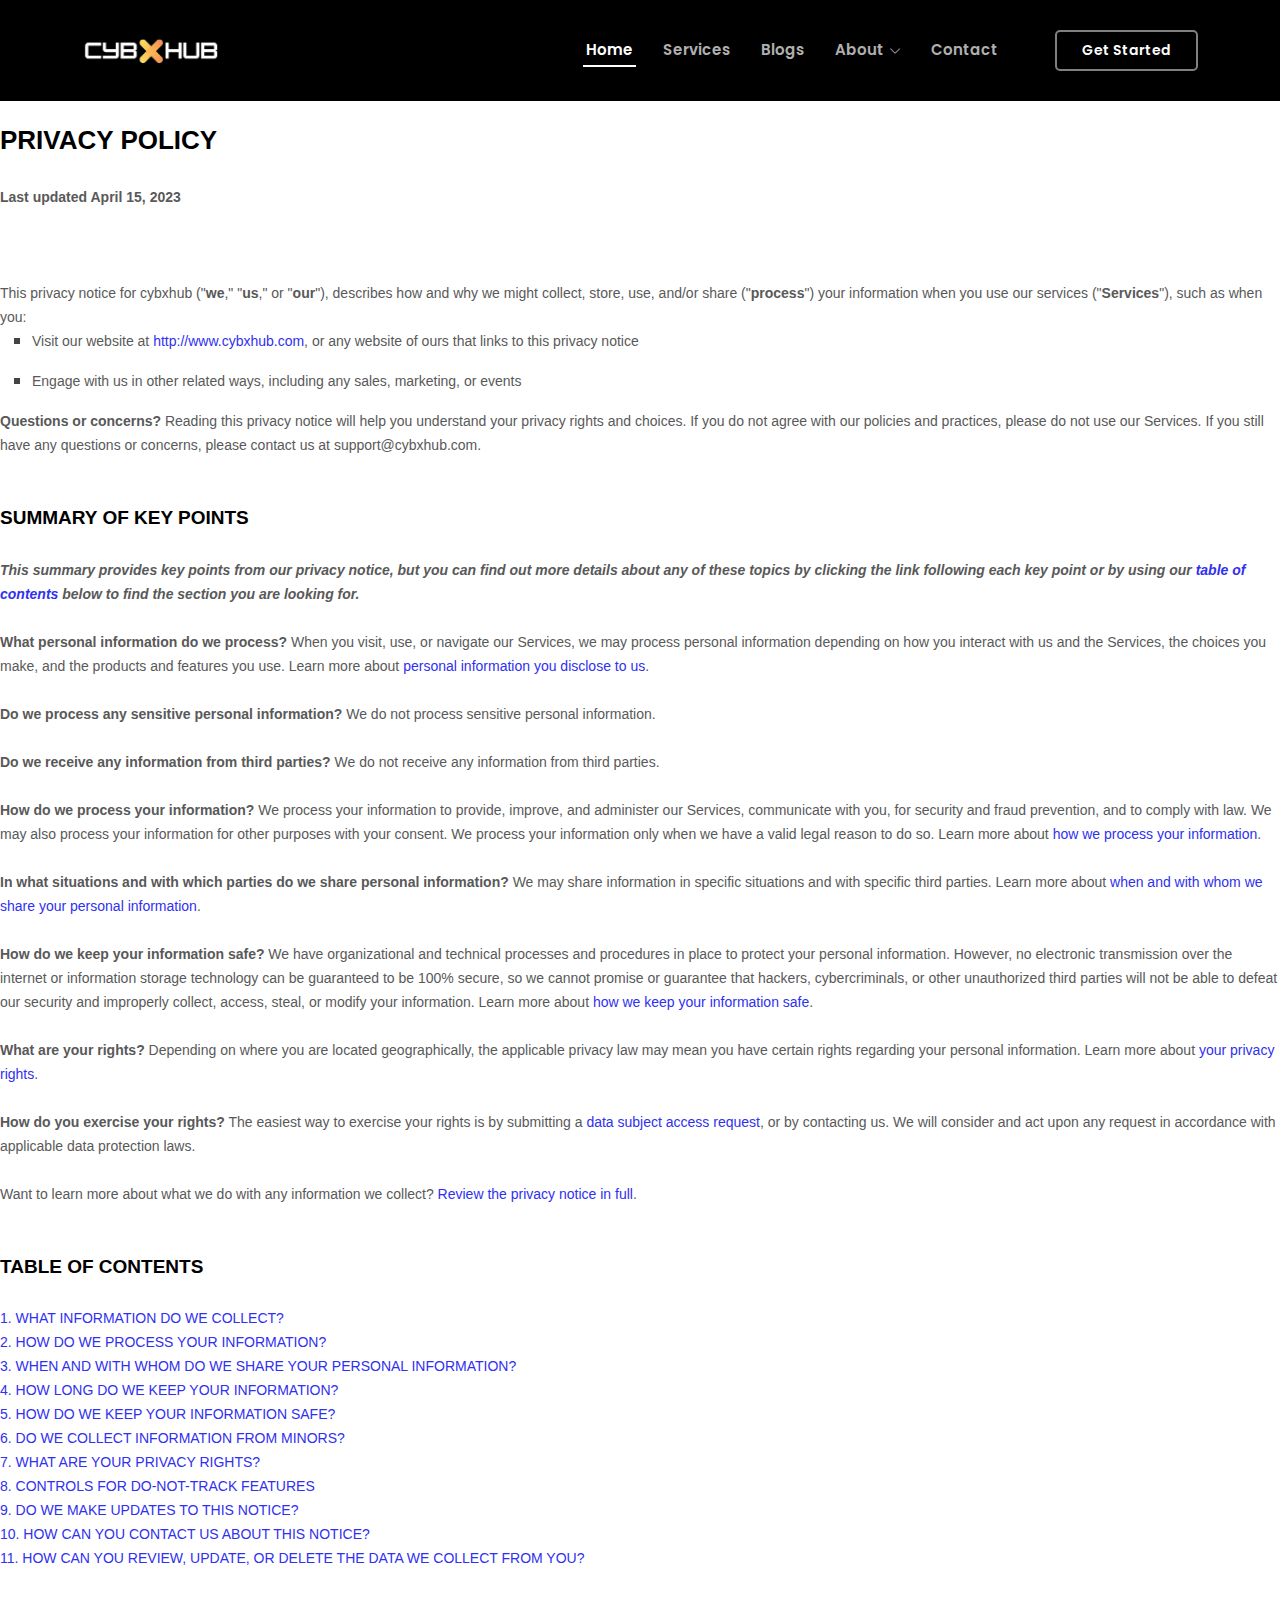
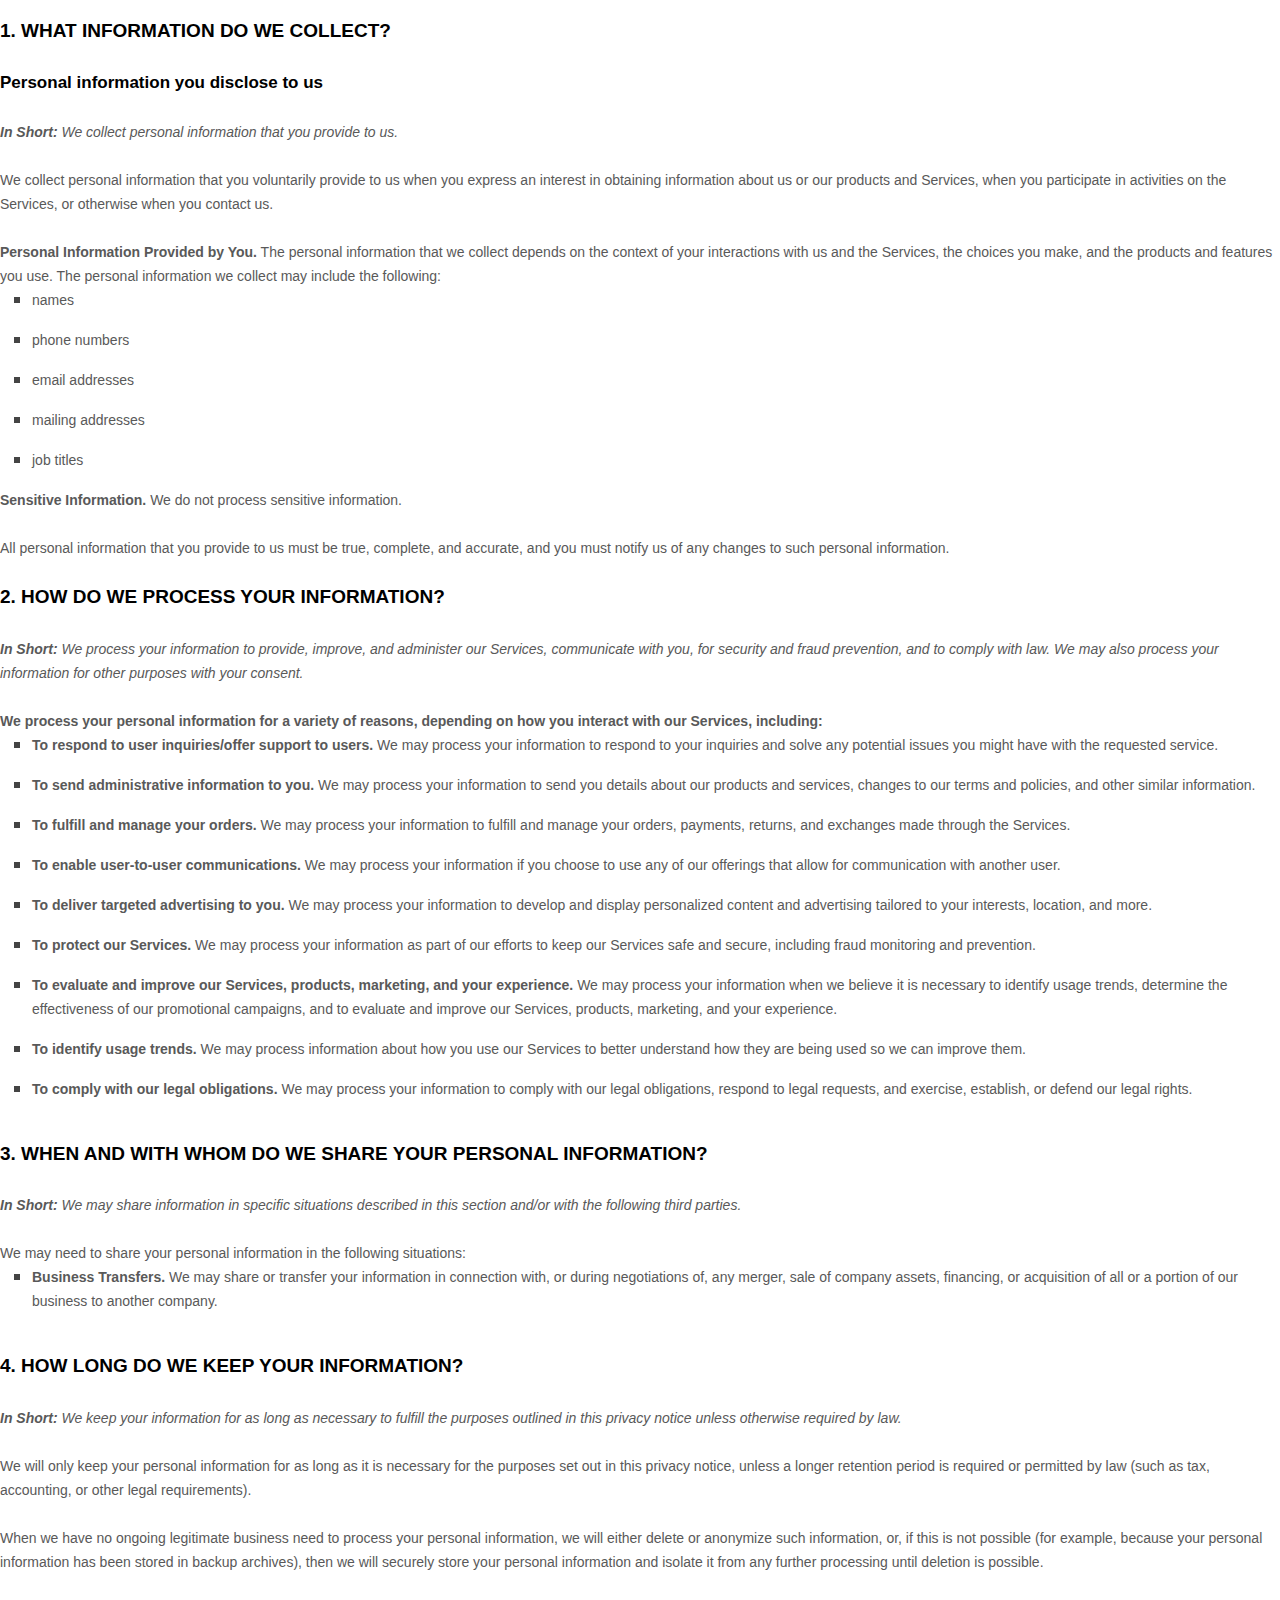
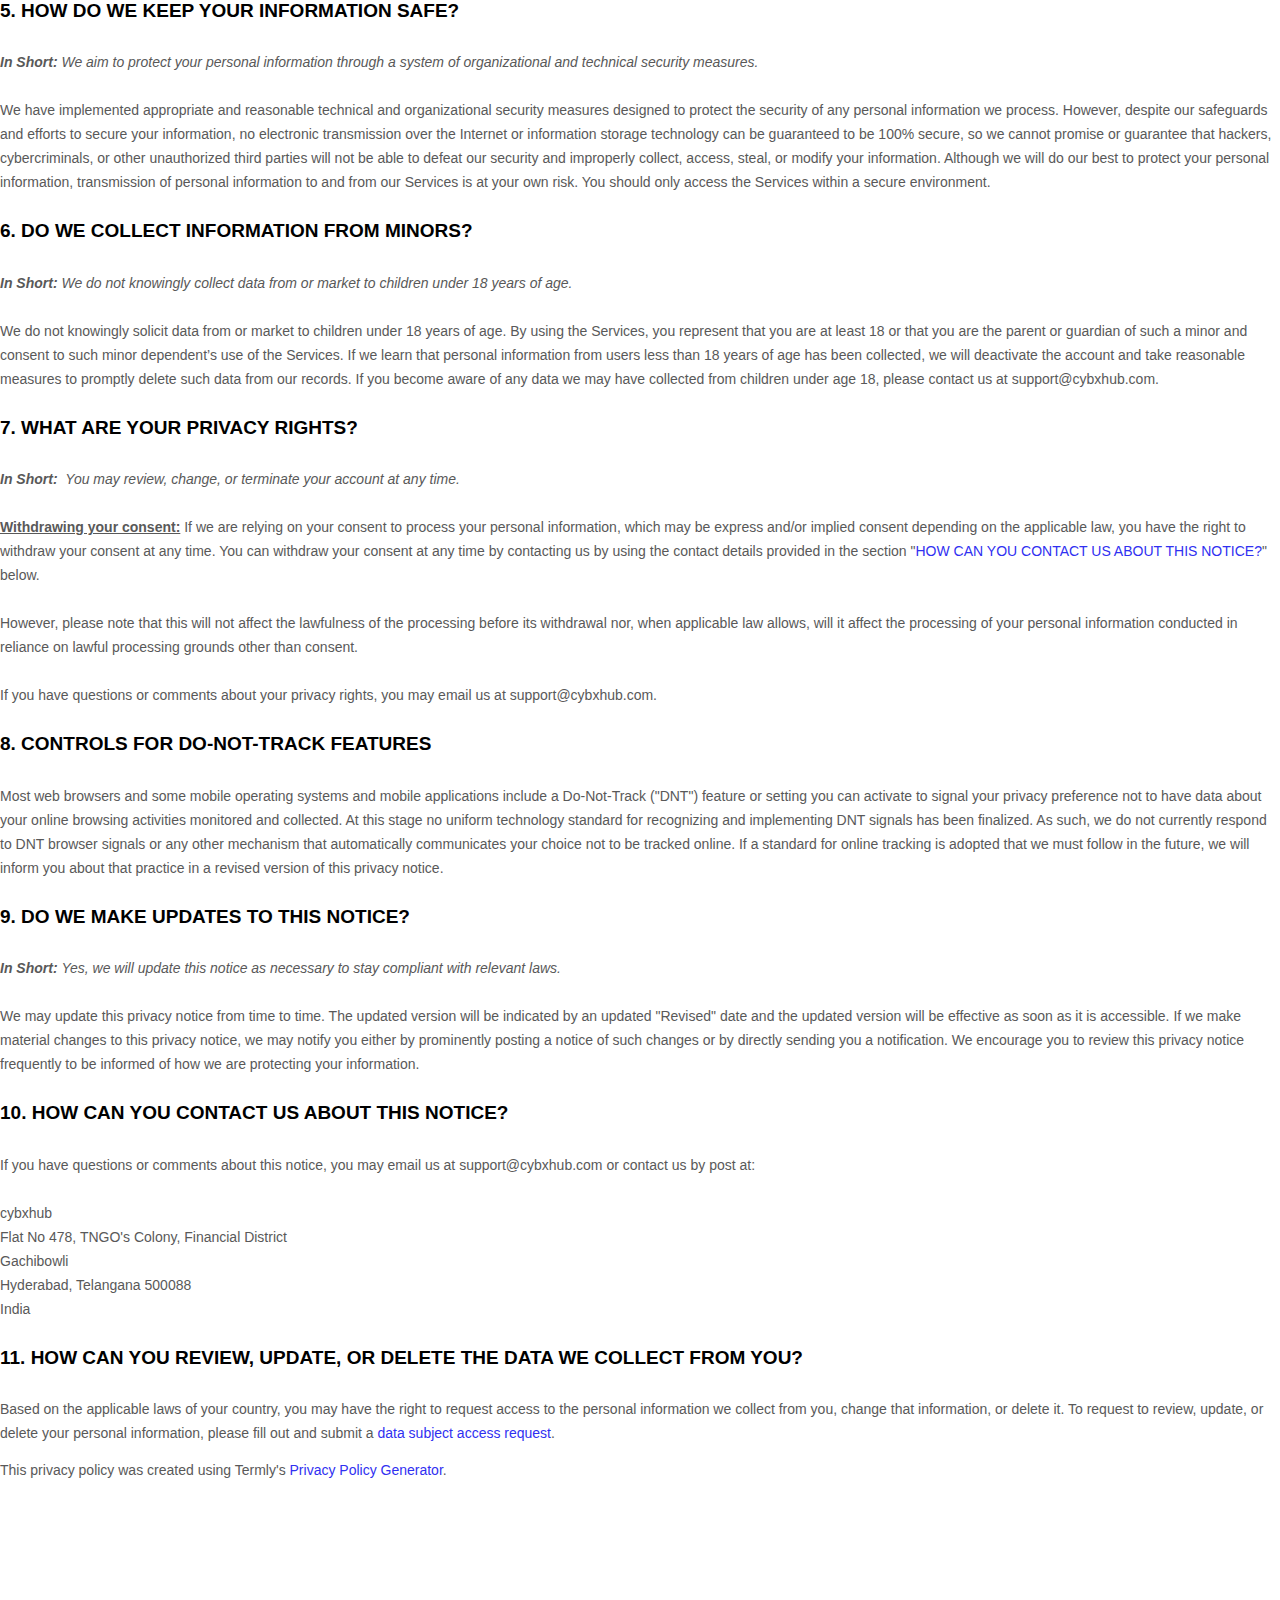
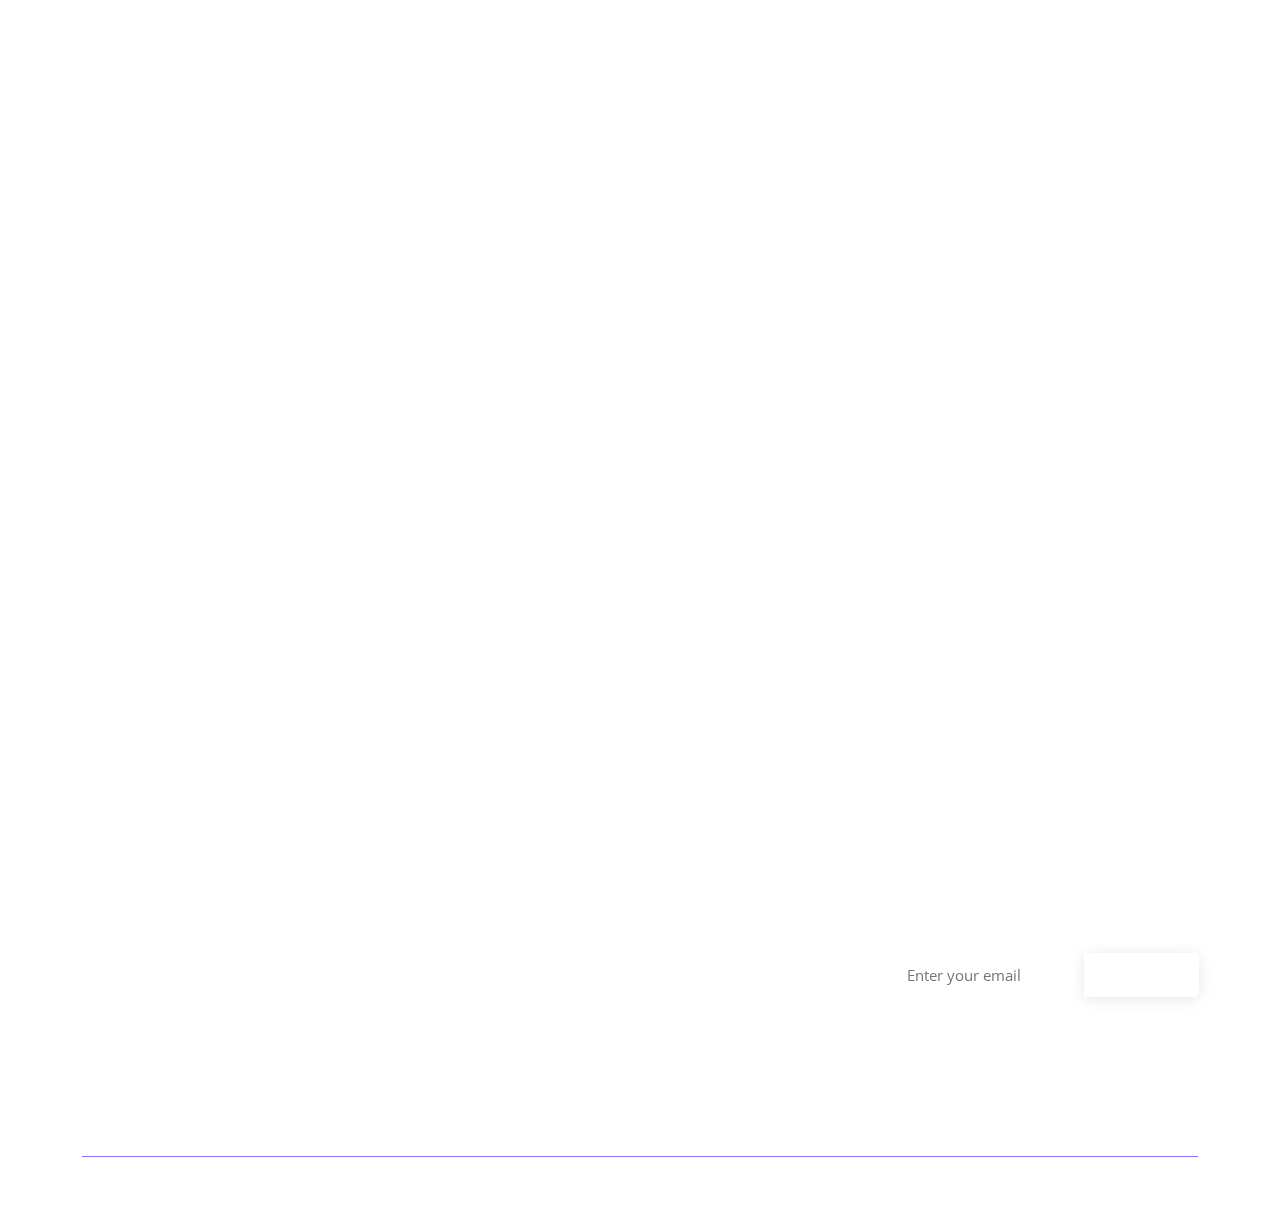
<file: privacy.html>
<!DOCTYPE html>
<html lang="en">

<head>
  <meta charset="utf-8">
  <meta content="width=device-width, initial-scale=1.0" name="viewport">

  <title>Privacy Policy - cybXhub</title>
  <meta content="" name="description">
  <meta content="" name="keywords">

  <!-- Favicons -->
  <link href="assets/img/favicon-32x32.png" rel="icon">
  <link href="assets/img/apple-touch-icon.png" rel="apple-touch-icon">

  <!-- Google Fonts -->
  <link href="https://fonts.googleapis.com/css?family=Open+Sans:300,300i,400,400i,600,600i,700,700i|Roboto:300,300i,400,400i,500,500i,600,600i,700,700i|Poppins:300,300i,400,400i,500,500i,600,600i,700,700i" rel="stylesheet">

  <!-- Vendor CSS Files -->
  <link href="assets/vendor/aos/aos.css" rel="stylesheet">
  <link href="assets/vendor/bootstrap/css/bootstrap.min.css" rel="stylesheet">
  <link href="assets/vendor/bootstrap-icons/bootstrap-icons.css" rel="stylesheet">
  <link href="assets/vendor/boxicons/css/boxicons.min.css" rel="stylesheet">
  <link href="assets/vendor/glightbox/css/glightbox.min.css" rel="stylesheet">
  <link href="assets/vendor/swiper/swiper-bundle.min.css" rel="stylesheet">

  <!-- Template Main CSS File -->
  <link href="assets/css/style.css" rel="stylesheet">

  <!-- =======================================================
  * Template Name: Techie
  * Updated: Sep 18 2023 with Bootstrap v5.3.2
  * Template URL: https://bootstrapmade.com/techie-free-skin-bootstrap-3/
  * Author: BootstrapMade.com
  * License: https://bootstrapmade.com/license/
  ======================================================== -->
</head>

<body>

  <!-- ======= Header ======= -->
  <header id="header" class="fixed-top " style="background-color: black;">
    <div class="container d-flex align-items-center justify-content-between">
      <h1 class="logo"><a href="index.html"><img src="/assets/img/7.png" alt="" ></a></h1>
      <!-- Uncomment below if you prefer to use an image logo -->
      <!-- <a href="index.html" class="logo"><img src="assets/img/logo.png" alt="" class="img-fluid"></a>-->

      <nav id="navbar" class="navbar">
        <ul>
          <li><a class="nav-link scrollto active" href="#hero">Home</a></li>
          <li><a class="nav-link scrollto" href="#">Services</a></li>
          <li><a class="nav-link scrollto " href="#">Blogs</a></li>  
          <!-- portfolio section -->
          <li class="dropdown"><a href="#"><span>About</span> <i class="bi bi-chevron-down"></i></a>
            <ul>
              <li><a href="#">Team</a></li>
              <li><a href="#">Careers</a></li>
            </ul>
            </li>
          <li><a class="nav-link scrollto" href="#contact">Contact</a></li>
          <li><a class="getstarted scrollto" href="#contact">Get Started</a></li>
        </ul>
        <i class="bi bi-list mobile-nav-toggle"></i>
      </nav><!-- .navbar -->

    </div>
  </header><!-- End Header -->


  <style>
    [data-custom-class='body'], [data-custom-class='body'] * {
                background: transparent !important;
            }
    [data-custom-class='body'], [data-custom-class='body'] * {
            background: transparent !important;
          }
  [data-custom-class='title'], [data-custom-class='title'] * {
            font-family: Arial !important;
  font-size: 26px !important;
  color: #000000 !important;
          }
  [data-custom-class='subtitle'], [data-custom-class='subtitle'] * {
            font-family: Arial !important;
  color: #595959 !important;
  font-size: 14px !important;
          }
  [data-custom-class='heading_1'], [data-custom-class='heading_1'] * {
            font-family: Arial !important;
  font-size: 19px !important;
  color: #000000 !important;
          }
  [data-custom-class='heading_2'], [data-custom-class='heading_2'] * {
            font-family: Arial !important;
  font-size: 17px !important;
  color: #000000 !important;
          }
  [data-custom-class='body_text'], [data-custom-class='body_text'] * {
            color: #595959 !important;
  font-size: 14px !important;
  font-family: Arial !important;
          }
  [data-custom-class='link'], [data-custom-class='link'] * {
            color: #3030F1 !important;
  font-size: 14px !important;
  font-family: Arial !important;
  word-break: break-word !important;
          }
  </style>
  
        <div data-custom-class="body" style="padding-top: 120px;">
        <div><strong><span style="font-size: 26px;"><span data-custom-class="title"><bdt class="block-component"></bdt><bdt class="question">PRIVACY POLICY</bdt><bdt class="statement-end-if-in-editor"></bdt></span></span></strong></div><div><br></div><div><span style="color: rgb(127, 127, 127);"><strong><span style="font-size: 15px;"><span data-custom-class="subtitle">Last updated <bdt class="question">April 15, 2023</bdt></span></span></strong></span></div><div><br></div><div><br></div><div><br></div><div style="line-height: 1.5;"><span style="color: rgb(127, 127, 127);"><span style="color: rgb(89, 89, 89); font-size: 15px;"><span data-custom-class="body_text">This privacy notice for <bdt class="question">cybxhub<bdt class="block-component"></bdt></bdt> (<bdt class="block-component"></bdt>"<strong>we</strong>," "<strong>us</strong>," or "<strong>our</strong>"<bdt class="statement-end-if-in-editor"></bdt></span><span data-custom-class="body_text">), describes how and why we might collect, store, use, and/or share (<bdt class="block-component"></bdt>"<strong>process</strong>"<bdt class="statement-end-if-in-editor"></bdt>) your information when you use our services (<bdt class="block-component"></bdt>"<strong>Services</strong>"<bdt class="statement-end-if-in-editor"></bdt>), such as when you:</span></span></span><span style="font-size: 15px;"><span style="color: rgb(127, 127, 127);"><span data-custom-class="body_text"><span style="color: rgb(89, 89, 89);"><span data-custom-class="body_text"><bdt class="block-component"></bdt></span></span></span></span></span></div><ul><li style="line-height: 1.5;"><span style="font-size: 15px; color: rgb(89, 89, 89);"><span style="font-size: 15px; color: rgb(89, 89, 89);"><span data-custom-class="body_text">Visit our website<bdt class="block-component"></bdt> at <span style="color: rgb(0, 58, 250);"><bdt class="question"><a href="http://www.cybxhub.com" target="_blank" data-custom-class="link">http://www.cybxhub.com</a></bdt></span><span style="font-size: 15px;"><span style="color: rgb(89, 89, 89);"><span data-custom-class="body_text"><span style="font-size: 15px;"><span style="color: rgb(89, 89, 89);"><bdt class="statement-end-if-in-editor">, or any website of ours that links to this privacy notice</bdt></span></span></span></span></span></span></span></span></li></ul><div><bdt class="block-component"><span style="font-size: 15px;"><span style="font-size: 15px;"><span style="color: rgb(127, 127, 127);"><span data-custom-class="body_text"><span style="color: rgb(89, 89, 89);"><span data-custom-class="body_text"><bdt class="block-component"></bdt></bdt></span></span></span></span></span></span></span></span></li></ul><div style="line-height: 1.5;"><span style="font-size: 15px;"><span style="color: rgb(127, 127, 127);"><span data-custom-class="body_text"><span style="color: rgb(89, 89, 89);"><span data-custom-class="body_text"><bdt class="block-component"></bdt></span></span></span></span></span></div><ul><li style="line-height: 1.5;"><span style="font-size: 15px; color: rgb(89, 89, 89);"><span style="font-size: 15px; color: rgb(89, 89, 89);"><span data-custom-class="body_text">Engage with us in other related ways, including any sales, marketing, or events<span style="font-size: 15px;"><span style="color: rgb(89, 89, 89);"><span data-custom-class="body_text"><span style="font-size: 15px;"><span style="color: rgb(89, 89, 89);"><bdt class="statement-end-if-in-editor"></bdt></span></span></span></span></span></span></span></span></li></ul><div style="line-height: 1.5;"><span style="font-size: 15px;"><span style="color: rgb(127, 127, 127);"><span data-custom-class="body_text"><strong>Questions or concerns? </strong>Reading this privacy notice will help you understand your privacy rights and choices. If you do not agree with our policies and practices, please do not use our Services.<bdt class="block-component"></bdt> If you still have any questions or concerns, please contact us at <bdt class="question">support@cybxhub.com</bdt>.</span></span></span></div><div style="line-height: 1.5;"><br></div><div style="line-height: 1.5;"><br></div><div style="line-height: 1.5;"><strong><span style="font-size: 15px;"><span data-custom-class="heading_1">SUMMARY OF KEY POINTS</span></span></strong></div><div style="line-height: 1.5;"><br></div><div style="line-height: 1.5;"><span style="font-size: 15px;"><span data-custom-class="body_text"><strong><em>This summary provides key points from our privacy notice, but you can find out more details about any of these topics by clicking the link following each key point or by using our </em></strong></span></span><a data-custom-class="link" href="#toc"><span style="color: rgb(0, 58, 250); font-size: 15px;"><span data-custom-class="body_text"><strong><em>table of contents</em></strong></span></span></a><span style="font-size: 15px;"><span data-custom-class="body_text"><strong><em> below to find the section you are looking for.</em></strong></span></span></div><div style="line-height: 1.5;"><br></div><div style="line-height: 1.5;"><span style="font-size: 15px;"><span data-custom-class="body_text"><strong>What personal information do we process?</strong> When you visit, use, or navigate our Services, we may process personal information depending on how you interact with us and the Services, the choices you make, and the products and features you use. Learn more about </span></span><a data-custom-class="link" href="#personalinfo"><span style="color: rgb(0, 58, 250); font-size: 15px;"><span data-custom-class="body_text">personal information you disclose to us</span></span></a><span data-custom-class="body_text">.</span></div><div style="line-height: 1.5;"><br></div><div style="line-height: 1.5;"><span style="font-size: 15px;"><span data-custom-class="body_text"><strong>Do we process any sensitive personal information?</strong> <bdt class="block-component"></bdt>We do not process sensitive personal information.<bdt class="else-block"></bdt></span></span></div><div style="line-height: 1.5;"><br></div><div style="line-height: 1.5;"><span style="font-size: 15px;"><span data-custom-class="body_text"><strong>Do we receive any information from third parties?</strong> <bdt class="block-component"></bdt>We do not receive any information from third parties.<bdt class="else-block"></bdt></span></span></div><div style="line-height: 1.5;"><br></div><div style="line-height: 1.5;"><span style="font-size: 15px;"><span data-custom-class="body_text"><strong>How do we process your information?</strong> We process your information to provide, improve, and administer our Services, communicate with you, for security and fraud prevention, and to comply with law. We may also process your information for other purposes with your consent. We process your information only when we have a valid legal reason to do so. Learn more about </span></span><a data-custom-class="link" href="#infouse"><span style="color: rgb(0, 58, 250); font-size: 15px;"><span data-custom-class="body_text">how we process your information</span></span></a><span data-custom-class="body_text">.</span></div><div style="line-height: 1.5;"><br></div><div style="line-height: 1.5;"><span style="font-size: 15px;"><span data-custom-class="body_text"><strong>In what situations and with which <bdt class="block-component"></bdt>parties do we share personal information?</strong> We may share information in specific situations and with specific <bdt class="block-component"></bdt>third parties. Learn more about </span></span><a data-custom-class="link" href="#whoshare"><span style="color: rgb(0, 58, 250); font-size: 15px;"><span data-custom-class="body_text">when and with whom we share your personal information</span></span></a><span style="font-size: 15px;"><span data-custom-class="body_text">.<bdt class="block-component"></bdt></span></span></div><div style="line-height: 1.5;"><br></div><div style="line-height: 1.5;"><span style="font-size: 15px;"><span data-custom-class="body_text"><strong>How do we keep your information safe?</strong> We have <bdt class="block-component"></bdt>organizational<bdt class="statement-end-if-in-editor"></bdt> and technical processes and procedures in place to protect your personal information. However, no electronic transmission over the internet or information storage technology can be guaranteed to be 100% secure, so we cannot promise or guarantee that hackers, cybercriminals, or other <bdt class="block-component"></bdt>unauthorized<bdt class="statement-end-if-in-editor"></bdt> third parties will not be able to defeat our security and improperly collect, access, steal, or modify your information. Learn more about </span></span><a data-custom-class="link" href="#infosafe"><span style="color: rgb(0, 58, 250); font-size: 15px;"><span data-custom-class="body_text">how we keep your information safe</span></span></a><span data-custom-class="body_text">.</span><span style="font-size: 15px;"><span data-custom-class="body_text"><bdt class="statement-end-if-in-editor"></bdt></span></span></div><div style="line-height: 1.5;"><br></div><div style="line-height: 1.5;"><span style="font-size: 15px;"><span data-custom-class="body_text"><strong>What are your rights?</strong> Depending on where you are located geographically, the applicable privacy law may mean you have certain rights regarding your personal information. Learn more about </span></span><a data-custom-class="link" href="#privacyrights"><span style="color: rgb(0, 58, 250); font-size: 15px;"><span data-custom-class="body_text">your privacy rights</span></span></a><span data-custom-class="body_text">.</span></div><div style="line-height: 1.5;"><br></div><div style="line-height: 1.5;"><span style="font-size: 15px;"><span data-custom-class="body_text"><strong>How do you exercise your rights?</strong> The easiest way to exercise your rights is by <bdt class="block-component">submitting a </bdt></span></span><a data-custom-class="link" href="https://app.termly.io/notify/ad5333a0-b504-4233-8a65-d004551986b9" rel="noopener noreferrer" target="_blank"><span style="color: rgb(0, 58, 250); font-size: 15px;"><span data-custom-class="body_text">data subject access request</span></span></a><span style="font-size: 15px;"><span data-custom-class="body_text"><bdt class="block-component"></bdt>, or by contacting us. We will consider and act upon any request in accordance with applicable data protection laws.</span></span></div><div style="line-height: 1.5;"><br></div><div style="line-height: 1.5;"><span style="font-size: 15px;"><span data-custom-class="body_text">Want to learn more about what we do with any information we collect? </span></span><a data-custom-class="link" href="#toc"><span style="color: rgb(0, 58, 250); font-size: 15px;"><span data-custom-class="body_text">Review the privacy notice in full</span></span></a><span style="font-size: 15px;"><span data-custom-class="body_text">.</span></span></div><div style="line-height: 1.5;"><br></div><div style="line-height: 1.5;"><br></div><div id="toc" style="line-height: 1.5;"><span style="font-size: 15px;"><span style="color: rgb(127, 127, 127);"><span style="color: rgb(0, 0, 0);"><strong><span data-custom-class="heading_1">TABLE OF CONTENTS</span></strong></span></span></span></div><div style="line-height: 1.5;"><br></div><div style="line-height: 1.5;"><span style="font-size: 15px;"><a data-custom-class="link" href="#infocollect"><span style="color: rgb(0, 58, 250);">1. WHAT INFORMATION DO WE COLLECT?</span></a></span></div><div style="line-height: 1.5;"><span style="font-size: 15px;"><a data-custom-class="link" href="#infouse"><span style="color: rgb(0, 58, 250);">2. HOW DO WE PROCESS YOUR INFORMATION?<bdt class="block-component"></bdt></span></a></span></div><div style="line-height: 1.5;"><span style="font-size: 15px;"><span style="color: rgb(0, 58, 250);"><a data-custom-class="link" href="#whoshare">3. WHEN AND WITH WHOM DO WE SHARE YOUR PERSONAL INFORMATION?</a></span><span data-custom-class="body_text"><bdt class="block-component"></bdt></a><span style="color: rgb(127, 127, 127);"><span style="color: rgb(89, 89, 89);"><span data-custom-class="body_text"><span style="color: rgb(89, 89, 89);"><bdt class="block-component"></bdt></span></span><span data-custom-class="body_text"><span style="color: rgb(89, 89, 89);"><span style="color: rgb(89, 89, 89);"><span style="color: rgb(89, 89, 89);"><bdt class="block-component"></bdt></span></span><bdt class="block-component"></bdt></span></span></span></span></span></div><div style="line-height: 1.5;"><span style="font-size: 15px;"><a data-custom-class="link" href="#inforetain"><span style="color: rgb(0, 58, 250);">4. HOW LONG DO WE KEEP YOUR INFORMATION?</span></a><span style="color: rgb(127, 127, 127);"><span style="color: rgb(89, 89, 89);"><span data-custom-class="body_text"><span style="color: rgb(89, 89, 89);"><span style="color: rgb(89, 89, 89);"><bdt class="block-component"></bdt></span></span></span></span></span></span></div><div style="line-height: 1.5;"><span style="font-size: 15px;"><a data-custom-class="link" href="#infosafe"><span style="color: rgb(0, 58, 250);">5. HOW DO WE KEEP YOUR INFORMATION SAFE?</span></a><span style="color: rgb(127, 127, 127);"><span style="color: rgb(89, 89, 89);"><span data-custom-class="body_text"><span style="color: rgb(89, 89, 89);"><bdt class="statement-end-if-in-editor"></bdt><bdt class="block-component"></bdt></span></span></span></span></span></div><div style="line-height: 1.5;"><span style="font-size: 15px;"><a data-custom-class="link" href="#infominors"><span style="color: rgb(0, 58, 250);">6. DO WE COLLECT INFORMATION FROM MINORS?</span></a><span style="color: rgb(127, 127, 127);"><span style="color: rgb(89, 89, 89);"><span data-custom-class="body_text"><span style="color: rgb(89, 89, 89);"><bdt class="statement-end-if-in-editor"></bdt></span></span></span></span></span></div><div style="line-height: 1.5;"><span style="font-size: 15px;"><span style="color: rgb(0, 58, 250);"><a data-custom-class="link" href="#privacyrights">7. WHAT ARE YOUR PRIVACY RIGHTS?</a></span></span></div><div style="line-height: 1.5;"><span style="font-size: 15px;"><a data-custom-class="link" href="#DNT"><span style="color: rgb(0, 58, 250);">8. CONTROLS FOR DO-NOT-TRACK FEATURES<bdt class="block-component"></span><bdt class="block-component"><span style="font-size: 15px;"><span data-custom-class="body_text"></span></bdt></span></div><div style="line-height: 1.5;"><bdt class="block-component"><span style="font-size: 15px;"></bdt><bdt class="block-component"></bdt><bdt class="block-component"></bdt><bdt class="block-component"></bdt><bdt class="block-component"></bdt><bdt class="block-component"></bdt><bdt class="block-component"></bdt><bdt class="block-component"></bdt><bdt class="block-component"></bdt><bdt class="block-component"></span></bdt></div><div style="line-height: 1.5;"><span style="font-size: 15px;"><a data-custom-class="link" href="#policyupdates"><span style="color: rgb(0, 58, 250);">9. DO WE MAKE UPDATES TO THIS NOTICE?</span></a></span></div><div style="line-height: 1.5;"><a data-custom-class="link" href="#contact"><span style="color: rgb(0, 58, 250); font-size: 15px;">10. HOW CAN YOU CONTACT US ABOUT THIS NOTICE?</span></a></div><div style="line-height: 1.5;"><a data-custom-class="link" href="#request"><span style="color: rgb(0, 58, 250);">11. HOW CAN YOU REVIEW, UPDATE, OR DELETE THE DATA WE COLLECT FROM YOU?</span></a></div><div style="line-height: 1.5;"><br></div><div style="line-height: 1.5;"><br></div><div id="infocollect" style="line-height: 1.5;"><span style="color: rgb(0, 0, 0);"><span style="color: rgb(0, 0, 0); font-size: 15px;"><span style="font-size: 15px; color: rgb(0, 0, 0);"><span style="font-size: 15px; color: rgb(0, 0, 0);"><span id="control" style="color: rgb(0, 0, 0);"><strong><span data-custom-class="heading_1">1. WHAT INFORMATION DO WE COLLECT?</span></strong></span></span></span></span></span></div><div style="line-height: 1.5;"><br></div><div id="personalinfo" style="line-height: 1.5;"><span data-custom-class="heading_2" style="color: rgb(0, 0, 0);"><span style="font-size: 15px;"><strong>Personal information you disclose to us</strong></span></span></div><div><div><br></div><div style="line-height: 1.5;"><span style="color: rgb(127, 127, 127);"><span style="color: rgb(89, 89, 89); font-size: 15px;"><span data-custom-class="body_text"><span style="font-size: 15px; color: rgb(89, 89, 89);"><span style="font-size: 15px; color: rgb(89, 89, 89);"><span data-custom-class="body_text"><strong><em>In Short:</em></strong></span></span></span></span><span data-custom-class="body_text"><span style="font-size: 15px; color: rgb(89, 89, 89);"><span style="font-size: 15px; color: rgb(89, 89, 89);"><span data-custom-class="body_text"><strong><em> </em></strong><em>We collect personal information that you provide to us.</em></span></span></span></span></span></span></div></div><div style="line-height: 1.5;"><br></div><div style="line-height: 1.5;"><span style="font-size: 15px; color: rgb(89, 89, 89);"><span style="font-size: 15px; color: rgb(89, 89, 89);"><span data-custom-class="body_text">We collect personal information that you voluntarily provide to us when you <span style="font-size: 15px;"><bdt class="block-component"></bdt></span></span><span data-custom-class="body_text">express an interest in obtaining information about us or our products and Services, when you participate in activities on the Services, or otherwise when you contact us.</span></span></span></span></div><div style="line-height: 1.5;"><br></div><div style="line-height: 1.5;"><span style="font-size: 15px; color: rgb(89, 89, 89);"><span style="font-size: 15px; color: rgb(89, 89, 89);"><span data-custom-class="body_text"><span style="font-size: 15px;"><bdt class="block-component"></bdt></span></span></span></span></div><div style="line-height: 1.5;"><span style="font-size: 15px; color: rgb(89, 89, 89);"><span style="font-size: 15px; color: rgb(89, 89, 89);"><span data-custom-class="body_text"><strong>Personal Information Provided by You.</strong> The personal information that we collect depends on the context of your interactions with us and the Services, the choices you make, and the products and features you use. The personal information we collect may include the following:<span style="font-size: 15px;"><span data-custom-class="body_text"><bdt class="forloop-component"></bdt></span></span></span></span></span></div><ul><li style="line-height: 1.5;"><span style="font-size: 15px; color: rgb(89, 89, 89);"><span style="font-size: 15px; color: rgb(89, 89, 89);"><span data-custom-class="body_text"><span style="font-size: 15px;"><span data-custom-class="body_text"><bdt class="question">names</bdt></span></span></span></span></span></li></ul><div style="line-height: 1.5;"><span style="font-size: 15px; color: rgb(89, 89, 89);"><span style="font-size: 15px; color: rgb(89, 89, 89);"><span data-custom-class="body_text"><span style="font-size: 15px;"><span data-custom-class="body_text"><bdt class="forloop-component"></bdt></span></span></span></span></span></div><ul><li style="line-height: 1.5;"><span style="font-size: 15px; color: rgb(89, 89, 89);"><span style="font-size: 15px; color: rgb(89, 89, 89);"><span data-custom-class="body_text"><span style="font-size: 15px;"><span data-custom-class="body_text"><bdt class="question">phone numbers</bdt></span></span></span></span></span></li></ul><div style="line-height: 1.5;"><span style="font-size: 15px; color: rgb(89, 89, 89);"><span style="font-size: 15px; color: rgb(89, 89, 89);"><span data-custom-class="body_text"><span style="font-size: 15px;"><span data-custom-class="body_text"><bdt class="forloop-component"></bdt></span></span></span></span></span></div><ul><li style="line-height: 1.5;"><span style="font-size: 15px; color: rgb(89, 89, 89);"><span style="font-size: 15px; color: rgb(89, 89, 89);"><span data-custom-class="body_text"><span style="font-size: 15px;"><span data-custom-class="body_text"><bdt class="question">email addresses</bdt></span></span></span></span></span></li></ul><div style="line-height: 1.5;"><span style="font-size: 15px; color: rgb(89, 89, 89);"><span style="font-size: 15px; color: rgb(89, 89, 89);"><span data-custom-class="body_text"><span style="font-size: 15px;"><span data-custom-class="body_text"><bdt class="forloop-component"></bdt></span></span></span></span></span></div><ul><li style="line-height: 1.5;"><span style="font-size: 15px; color: rgb(89, 89, 89);"><span style="font-size: 15px; color: rgb(89, 89, 89);"><span data-custom-class="body_text"><span style="font-size: 15px;"><span data-custom-class="body_text"><bdt class="question">mailing addresses</bdt></span></span></span></span></span></li></ul><div style="line-height: 1.5;"><span style="font-size: 15px; color: rgb(89, 89, 89);"><span style="font-size: 15px; color: rgb(89, 89, 89);"><span data-custom-class="body_text"><span style="font-size: 15px;"><span data-custom-class="body_text"><bdt class="forloop-component"></bdt></span></span></span></span></span></div><ul><li style="line-height: 1.5;"><span style="font-size: 15px; color: rgb(89, 89, 89);"><span style="font-size: 15px; color: rgb(89, 89, 89);"><span data-custom-class="body_text"><span style="font-size: 15px;"><span data-custom-class="body_text"><bdt class="question">job titles</bdt></span></span></span></span></span></li></ul><div style="line-height: 1.5;"><span style="font-size: 15px; color: rgb(89, 89, 89);"><span style="font-size: 15px; color: rgb(89, 89, 89);"><span data-custom-class="body_text"><span style="font-size: 15px;"><span data-custom-class="body_text"><bdt class="forloop-component"></bdt></span><span data-custom-class="body_text"><bdt class="statement-end-if-in-editor"></bdt></span></span></span></span></span></div><div id="sensitiveinfo" style="line-height: 1.5;"><span style="font-size: 15px;"><span data-custom-class="body_text"><strong>Sensitive Information.</strong> <bdt class="block-component"></bdt>We do not process sensitive information.</span></span></div><div style="line-height: 1.5;"><br></div><div style="line-height: 1.5;"><span style="font-size: 15px;"><span data-custom-class="body_text"><bdt class="else-block"></bdt></span></span><span style="font-size: 15px; color: rgb(89, 89, 89);"><span style="font-size: 15px; color: rgb(89, 89, 89);"><span data-custom-class="body_text"><span style="font-size: 15px;"><span data-custom-class="body_text"><bdt class="block-component"><bdt class="block-component"></bdt></bdt></span></span></span></span><bdt class="block-component"></span></span></bdt></div><div style="line-height: 1.5;"><span style="font-size: 15px; color: rgb(89, 89, 89);"><span style="font-size: 15px; color: rgb(89, 89, 89);"><span data-custom-class="body_text">All personal information that you provide to us must be true, complete, and accurate, and you must notify us of any changes to such personal information.</span></span></span></div><div style="line-height: 1.5;"><br></div><div style="line-height: 1.5;"><span style="font-size: 15px; color: rgb(89, 89, 89);"><span style="font-size: 15px; color: rgb(89, 89, 89);"><span data-custom-class="body_text"><bdt class="block-component"></bdt></bdt></span><span data-custom-class="body_text"><span style="color: rgb(89, 89, 89); font-size: 15px;"><span data-custom-class="body_text"><span style="color: rgb(89, 89, 89); font-size: 15px;"><span data-custom-class="body_text"><bdt class="statement-end-if-in-editor"><bdt class="block-component"></bdt></bdt></span></span></span></span></bdt></span></span></span></span></span></span></span></span><span style="font-size: 15px;"><span data-custom-class="body_text"><bdt class="block-component"></bdt></span></span></div><div id="infouse" style="line-height: 1.5;"><span style="color: rgb(127, 127, 127);"><span style="color: rgb(89, 89, 89); font-size: 15px;"><span style="font-size: 15px; color: rgb(89, 89, 89);"><span style="font-size: 15px; color: rgb(89, 89, 89);"><span id="control" style="color: rgb(0, 0, 0);"><strong><span data-custom-class="heading_1">2. HOW DO WE PROCESS YOUR INFORMATION?</span></strong></span></span></span></span></span></div><div><div style="line-height: 1.5;"><br></div><div style="line-height: 1.5;"><span style="color: rgb(127, 127, 127);"><span style="color: rgb(89, 89, 89); font-size: 15px;"><span data-custom-class="body_text"><span style="font-size: 15px; color: rgb(89, 89, 89);"><span style="font-size: 15px; color: rgb(89, 89, 89);"><span data-custom-class="body_text"><strong><em>In Short: </em></strong><em>We process your information to provide, improve, and administer our Services, communicate with you, for security and fraud prevention, and to comply with law. We may also process your information for other purposes with your consent.</em></span></span></span></span></span></span></div></div><div style="line-height: 1.5;"><br></div><div style="line-height: 1.5;"><span style="font-size: 15px; color: rgb(89, 89, 89);"><span style="font-size: 15px; color: rgb(89, 89, 89);"><span data-custom-class="body_text"><strong>We process your personal information for a variety of reasons, depending on how you interact with our Services, including:</strong><bdt class="block-component"></bdt></span></span></span></span></span></span></span></span></span></span></span></span></li></ul><div style="line-height: 1.5;"><span style="font-size: 15px; color: rgb(89, 89, 89);"><span style="font-size: 15px; color: rgb(89, 89, 89);"><span data-custom-class="body_text"><bdt class="block-component"></bdt></span></span></span></span></span></span></span></span></span></span></span></span></span></span></span></li></ul><div style="line-height: 1.5;"><span style="font-size: 15px; color: rgb(89, 89, 89);"><span style="font-size: 15px; color: rgb(89, 89, 89);"><span data-custom-class="body_text"><bdt class="block-component"></bdt></span></span></span></span></span></span></span></span></span></span></span></span></span></span></span></span></span></span></span></span></span></li></ul><div style="line-height: 1.5;"><span style="font-size: 15px; color: rgb(89, 89, 89);"><span style="font-size: 15px; color: rgb(89, 89, 89);"><span data-custom-class="body_text"><bdt class="block-component"></bdt></span></span></span></div><ul><li style="line-height: 1.5;"><span style="font-size: 15px; color: rgb(89, 89, 89);"><span style="font-size: 15px; color: rgb(89, 89, 89);"><span data-custom-class="body_text"><strong>To respond to user inquiries/offer support to users. </strong>We may process your information to respond to your inquiries and solve any potential issues you might have with the requested service.<span style="font-size: 15px; color: rgb(89, 89, 89);"><span style="font-size: 15px; color: rgb(89, 89, 89);"><span data-custom-class="body_text"><span style="font-size: 15px;"><span style="color: rgb(89, 89, 89);"><span data-custom-class="body_text"><span style="font-size: 15px;"><span style="color: rgb(89, 89, 89);"><span data-custom-class="body_text"><bdt class="statement-end-if-in-editor"></bdt></span></span></span></span></span></span></span></span></span></span></span></span></li></ul><div style="line-height: 1.5;"><span style="font-size: 15px; color: rgb(89, 89, 89);"><span style="font-size: 15px; color: rgb(89, 89, 89);"><span data-custom-class="body_text"><bdt class="block-component"></bdt></span></span></span></li></ul><div style="line-height: 1.5;"><bdt class="block-component"><span style="font-size: 15px;"></span></bdt></div><ul><li style="line-height: 1.5;"><span style="font-size: 15px; color: rgb(89, 89, 89);"><span style="font-size: 15px; color: rgb(89, 89, 89);"><span data-custom-class="body_text"><strong>To send administrative information to you. </strong>We may process your information to send you details about our products and services, changes to our terms and policies, and other similar information.<span style="font-size: 15px; color: rgb(89, 89, 89);"><span style="font-size: 15px; color: rgb(89, 89, 89);"><span data-custom-class="body_text"><bdt class="statement-end-if-in-editor"></bdt></span></span></span></span></span></span></li></ul><div style="line-height: 1.5;"><bdt class="block-component"><span style="font-size: 15px;"></bdt></span></span></span></span></span></span></span></span></span></li></ul><div style="line-height: 1.5;"><bdt class="block-component"><span style="font-size: 15px;"></span></bdt></div><ul><li style="line-height: 1.5;"><span style="font-size: 15px; color: rgb(89, 89, 89);"><span style="font-size: 15px; color: rgb(89, 89, 89);"><span data-custom-class="body_text"><strong>To <bdt class="block-component"></bdt>fulfill<bdt class="statement-end-if-in-editor"></bdt> and manage your orders. </strong>We may process your information to <bdt class="block-component"></bdt>fulfill<bdt class="statement-end-if-in-editor"></bdt> and manage your orders, payments, returns, and exchanges made through the Services.<span style="font-size: 15px; color: rgb(89, 89, 89);"><span style="font-size: 15px; color: rgb(89, 89, 89);"><span data-custom-class="body_text"><span style="font-size: 15px; color: rgb(89, 89, 89);"><span style="font-size: 15px; color: rgb(89, 89, 89);"><span data-custom-class="body_text"><span style="font-size: 15px; color: rgb(89, 89, 89);"><span style="font-size: 15px; color: rgb(89, 89, 89);"><span data-custom-class="body_text"><bdt class="statement-end-if-in-editor"></bdt></span></span></span></span></span></span></span></span></span></span></span></span></li></ul><div style="line-height: 1.5;"><bdt class="block-component"><span style="font-size: 15px;"><span data-custom-class="body_text"></span></span></bdt></li></ul><p style="font-size: 15px; line-height: 1.5;"><bdt class="block-component"><span style="font-size: 15px;"></span></bdt></p><ul><li style="line-height: 1.5;"><span style="font-size: 15px;"><span style="color: rgb(89, 89, 89);"><span style="color: rgb(89, 89, 89);"><span data-custom-class="body_text"><strong>To enable user-to-user communications. </strong>We may process your information if you choose to use any of our offerings that allow for communication with another user.<span style="color: rgb(89, 89, 89);"><span style="color: rgb(89, 89, 89);"><span data-custom-class="body_text"><span style="color: rgb(89, 89, 89);"><span data-custom-class="body_text"><span style="color: rgb(89, 89, 89);"><span data-custom-class="body_text"><bdt class="statement-end-if-in-editor"></bdt></span></span></span></span></span></span></span></span></span></span></span></li></ul><p style="font-size: 15px; line-height: 1.5;"><bdt class="block-component"><span style="font-size: 15px;"></bdt></span></span></span></span></span></span></span></span></span></span></span></li></ul><p style="font-size: 15px; line-height: 1.5;"><bdt class="block-component"></bdt></span></span></span></span></span></span></span></span></span></span></span></li></ul><p style="font-size: 15px; line-height: 1.5;"><bdt class="block-component"></bdt></span></span></span></span></span></span></span></span></span></span></span></li></ul><div style="line-height: 1.5;"><bdt class="block-component"><span style="font-size: 15px;"><span data-custom-class="body_text"></span></bdt></span></li></ul><div style="line-height: 1.5;"><bdt class="block-component"><span style="font-size: 15px;"></bdt></span></span></span></li></ul><div style="line-height: 1.5;"><bdt class="block-component"><span style="font-size: 15px;"></span></bdt></div><ul><li style="line-height: 1.5;"><span style="font-size: 15px; color: rgb(89, 89, 89);"><span style="font-size: 15px; color: rgb(89, 89, 89);"><span data-custom-class="body_text"><strong>To deliver targeted advertising to you. </strong>We may process your information to develop and display <bdt class="block-component"></bdt>personalized<bdt class="statement-end-if-in-editor"></bdt> content and advertising tailored to your interests, location, and more.<bdt class="block-component"></bdt></span></span></span></li></ul><div style="line-height: 1.5;"><span style="font-size: 15px;"><bdt class="block-component"><span data-custom-class="body_text"></bdt></span></span></li></ul><div style="line-height: 1.5;"><bdt class="block-component"><span style="font-size: 15px;"><span data-custom-class="body_text"></bdt></span></span></li></ul><div style="line-height: 1.5;"><bdt class="block-component"><span style="font-size: 15px;"><span data-custom-class="body_text"></span></span></bdt></div><ul><li style="line-height: 1.5;"><span data-custom-class="body_text"><span style="font-size: 15px;"><strong>To protect our Services.</strong> We may process your information as part of our efforts to keep our Services safe and secure, including fraud monitoring and prevention.</span></span><bdt class="statement-end-if-in-editor"><span style="font-size: 15px;"><span data-custom-class="body_text"></span></span></bdt></li></ul><div style="line-height: 1.5;"><bdt class="block-component"><span style="font-size: 15px;"><span data-custom-class="body_text"></span></span></bdt></li></ul><div style="line-height: 1.5;"><bdt class="block-component"><span style="font-size: 15px;"><span data-custom-class="body_text"></span></span></bdt></li></ul><div style="line-height: 1.5;"><bdt class="block-component"><span style="font-size: 15px;"><span data-custom-class="body_text"></span></span></bdt></div><ul><li style="line-height: 1.5;"><span data-custom-class="body_text"><span style="font-size: 15px;"><strong>To evaluate and improve our Services, products, marketing, and your experience.</strong> We may process your information when we believe it is necessary to identify usage trends, determine the effectiveness of our promotional campaigns, and to evaluate and improve our Services, products, marketing, and your experience.</span></span><bdt class="statement-end-if-in-editor"><span style="font-size: 15px;"><span data-custom-class="body_text"></span></span></bdt></li></ul><div style="line-height: 1.5;"><bdt class="block-component"><span style="font-size: 15px;"><span data-custom-class="body_text"></span></span></bdt></div><ul><li style="line-height: 1.5;"><span data-custom-class="body_text"><span style="font-size: 15px;"><strong>To identify usage trends.</strong> We may process information about how you use our Services to better understand how they are being used so we can improve them.</span></span><bdt class="statement-end-if-in-editor"><span style="font-size: 15px;"><span data-custom-class="body_text"></span></span></bdt></li></ul><div style="line-height: 1.5;"><bdt class="block-component"><span style="font-size: 15px;"><span data-custom-class="body_text"></span></span></bdt></li></ul><div style="line-height: 1.5;"><bdt class="block-component"><span style="font-size: 15px;"><span data-custom-class="body_text"></bdt></span></span></li></ul><div style="line-height: 1.5;"><bdt class="block-component"><span style="font-size: 15px;"><span data-custom-class="body_text"></bdt></span></span></li></ul><div style="line-height: 1.5;"><bdt class="block-component"><span style="font-size: 15px;"><span data-custom-class="body_text"></span></span></bdt></div><ul><li style="line-height: 1.5;"><span style="font-size: 15px;"><span data-custom-class="body_text"><strong>To comply with our legal obligations.</strong> We may process your information to comply with our legal obligations, respond to legal requests, and exercise, establish, or defend our legal rights.<bdt class="statement-end-if-in-editor"></bdt></span></span></li></ul><div style="line-height: 1.5;"><bdt class="block-component"><span style="font-size: 15px;"><span data-custom-class="body_text"></span></span></bdt></li></ul><div style="line-height: 1.5;"><bdt class="block-component"><span style="font-size: 15px;"><span data-custom-class="body_text"></span></span></bdt><bdt class="block-component"><span style="font-size: 15px;"><span data-custom-class="body_text"></bdt></span></span><bdt class="block-component"><span style="font-size: 15px;"><span data-custom-class="body_text"></span></span></bdt><bdt class="block-component"><span style="font-size: 15px;"><span data-custom-class="body_text"></span></span></bdt></div><div style="line-height: 1.5;"><br></div><div id="whoshare" style="line-height: 1.5;"><span style="color: rgb(127, 127, 127);"><span style="color: rgb(89, 89, 89); font-size: 15px;"><span style="font-size: 15px; color: rgb(89, 89, 89);"><span style="font-size: 15px; color: rgb(89, 89, 89);"><span id="control" style="color: rgb(0, 0, 0);"><strong><span data-custom-class="heading_1">3. WHEN AND WITH WHOM DO WE SHARE YOUR PERSONAL INFORMATION?</span></strong></span></span></span></span></span></div><div style="line-height: 1.5;"><br></div><div style="line-height: 1.5;"><span style="font-size: 15px; color: rgb(89, 89, 89);"><span style="font-size: 15px; color: rgb(89, 89, 89);"><span data-custom-class="body_text"><strong><em>In Short:</em></strong><em> We may share information in specific situations described in this section and/or with the following <bdt class="block-component"></bdt>third parties.</em></span></span></span></div><div style="line-height: 1.5;"><span style="font-size: 15px; color: rgb(89, 89, 89);"><span style="font-size: 15px; color: rgb(89, 89, 89);"><span data-custom-class="body_text"><bdt class="block-component"></span></div><div style="line-height: 1.5;"><br></div><div style="line-height: 1.5;"><span style="font-size: 15px;"><span data-custom-class="body_text">We <bdt class="block-component"></bdt>may need to share your personal information in the following situations:</span></span></div><ul><li style="line-height: 1.5;"><span style="font-size: 15px;"><span data-custom-class="body_text"><strong>Business Transfers.</strong> We may share or transfer your information in connection with, or during negotiations of, any merger, sale of company assets, financing, or acquisition of all or a portion of our business to another company.</span></span></li></ul><div style="line-height: 1.5;"><span style="font-size: 15px;"><span data-custom-class="body_text"><bdt class="block-component"></bdt></span></span></li></ul><div style="line-height: 1.5;"><span style="font-size: 15px;"><bdt class="block-component"><span data-custom-class="body_text"></span></bdt></span></li></ul><div style="line-height: 1.5;"><bdt class="block-component"><span style="font-size: 15px;"><span data-custom-class="body_text"></span></span></bdt></li></ul><div style="line-height: 1.5;"><bdt class="block-component"><span style="font-size: 15px;"><span data-custom-class="body_text"></bdt></span></span></li></ul><div style="line-height: 1.5;"><bdt class="block-component"><span style="font-size: 15px;"><span data-custom-class="body_text"></span></span></bdt></li></ul><div style="line-height: 1.5;"><bdt class="block-component"><span style="font-size: 15px;"><span data-custom-class="body_text"></span></span></bdt><span style="color: rgb(89, 89, 89); font-size: 15px;"><span style="font-size: 15px;"><span style="color: rgb(89, 89, 89);"><span style="font-size: 15px;"><span style="color: rgb(89, 89, 89);"><bdt class="block-component"><span data-custom-class="heading_1"></bdt></span></span></span></span></span></span></span></span><span data-custom-class="body_text"><span style="color: rgb(89, 89, 89); font-size: 15px;"><span style="color: rgb(89, 89, 89); font-size: 15px;"><span style="color: rgb(89, 89, 89); font-size: 15px;"><span style="font-size: 15px;"><span style="color: rgb(89, 89, 89);"><span style="font-size: 15px;"><span style="color: rgb(89, 89, 89);"><span data-custom-class="body_text"><bdt class="block-component"></bdt></span><bdt class="block-component"><span data-custom-class="body_text"><bdt class="block-component"></bdt></span></span></span></span></span></span></span></span></span></span></span></span></span></div><div style="line-height: 1.5;"><br></div><div id="inforetain" style="line-height: 1.5;"><span style="color: rgb(127, 127, 127);"><span style="color: rgb(89, 89, 89); font-size: 15px;"><span style="font-size: 15px; color: rgb(89, 89, 89);"><span style="font-size: 15px; color: rgb(89, 89, 89);"><span id="control" style="color: rgb(0, 0, 0);"><strong><span data-custom-class="heading_1">4. HOW LONG DO WE KEEP YOUR INFORMATION?</span></strong></span></span></span></span></span></div><div style="line-height: 1.5;"><br></div><div style="line-height: 1.5;"><span style="font-size: 15px; color: rgb(89, 89, 89);"><span style="font-size: 15px; color: rgb(89, 89, 89);"><span data-custom-class="body_text"><strong><em>In Short: </em></strong><em>We keep your information for as long as necessary to <bdt class="block-component"></bdt>fulfill<bdt class="statement-end-if-in-editor"></bdt> the purposes outlined in this privacy notice unless otherwise required by law.</em></span></span></span></div><div style="line-height: 1.5;"><br></div><div style="line-height: 1.5;"><span style="font-size: 15px; color: rgb(89, 89, 89);"><span style="font-size: 15px; color: rgb(89, 89, 89);"><span data-custom-class="body_text">We will only keep your personal information for as long as it is necessary for the purposes set out in this privacy notice, unless a longer retention period is required or permitted by law (such as tax, accounting, or other legal requirements).<bdt class="block-component"></span></span></span></div><div style="line-height: 1.5;"><br></div><div style="line-height: 1.5;"><span style="font-size: 15px; color: rgb(89, 89, 89);"><span style="font-size: 15px; color: rgb(89, 89, 89);"><span data-custom-class="body_text">When we have no ongoing legitimate business need to process your personal information, we will either delete or <bdt class="block-component"></bdt>anonymize<bdt class="statement-end-if-in-editor"></bdt> such information, or, if this is not possible (for example, because your personal information has been stored in backup archives), then we will securely store your personal information and isolate it from any further processing until deletion is possible.<span style="color: rgb(89, 89, 89);"><bdt class="block-component"></bdt></span></span></span></span></div><div style="line-height: 1.5;"><br></div><div id="infosafe" style="line-height: 1.5;"><span style="color: rgb(127, 127, 127);"><span style="color: rgb(89, 89, 89); font-size: 15px;"><span style="font-size: 15px; color: rgb(89, 89, 89);"><span style="font-size: 15px; color: rgb(89, 89, 89);"><span id="control" style="color: rgb(0, 0, 0);"><strong><span data-custom-class="heading_1">5. HOW DO WE KEEP YOUR INFORMATION SAFE?</span></strong></span></span></span></span></span></div><div style="line-height: 1.5;"><br></div><div style="line-height: 1.5;"><span style="font-size: 15px; color: rgb(89, 89, 89);"><span style="font-size: 15px; color: rgb(89, 89, 89);"><span data-custom-class="body_text"><strong><em>In Short: </em></strong><em>We aim to protect your personal information through a system of <bdt class="block-component"></bdt>organizational<bdt class="statement-end-if-in-editor"></bdt> and technical security measures.</em></span></span></span></div><div style="line-height: 1.5;"><br></div><div style="line-height: 1.5;"><span style="font-size: 15px; color: rgb(89, 89, 89);"><span style="font-size: 15px; color: rgb(89, 89, 89);"><span data-custom-class="body_text">We have implemented appropriate and reasonable technical and <bdt class="block-component"></bdt>organizational<bdt class="statement-end-if-in-editor"></bdt> security measures designed to protect the security of any personal information we process. However, despite our safeguards and efforts to secure your information, no electronic transmission over the Internet or information storage technology can be guaranteed to be 100% secure, so we cannot promise or guarantee that hackers, cybercriminals, or other <bdt class="block-component"></bdt>unauthorized<bdt class="statement-end-if-in-editor"></bdt> third parties will not be able to defeat our security and improperly collect, access, steal, or modify your information. Although we will do our best to protect your personal information, transmission of personal information to and from our Services is at your own risk. You should only access the Services within a secure environment.<span style="color: rgb(89, 89, 89);"><bdt class="statement-end-if-in-editor"></bdt></span><span style="color: rgb(89, 89, 89); font-size: 15px;"><span data-custom-class="body_text"><bdt class="block-component"></bdt></span></span></span></span></span></div><div style="line-height: 1.5;"><br></div><div id="infominors" style="line-height: 1.5;"><span style="color: rgb(127, 127, 127);"><span style="color: rgb(89, 89, 89); font-size: 15px;"><span style="font-size: 15px; color: rgb(89, 89, 89);"><span style="font-size: 15px; color: rgb(89, 89, 89);"><span id="control" style="color: rgb(0, 0, 0);"><strong><span data-custom-class="heading_1">6. DO WE COLLECT INFORMATION FROM MINORS?</span></strong></span></span></span></span></span></div><div style="line-height: 1.5;"><br></div><div style="line-height: 1.5;"><span style="font-size: 15px; color: rgb(89, 89, 89);"><span style="font-size: 15px; color: rgb(89, 89, 89);"><span data-custom-class="body_text"><strong><em>In Short:</em></strong><em> We do not knowingly collect data from or market to <bdt class="block-component"></bdt>children under 18 years of age<bdt class="else-block"></bdt>.</em><bdt class="block-component"></bdt></span></span></span></div><div style="line-height: 1.5;"><br></div><div style="line-height: 1.5;"><span style="font-size: 15px; color: rgb(89, 89, 89);"><span style="font-size: 15px; color: rgb(89, 89, 89);"><span data-custom-class="body_text">We do not knowingly solicit data from or market to children under 18 years of age. By using the Services, you represent that you are at least 18 or that you are the parent or guardian of such a minor and consent to such minor dependent’s use of the Services. If we learn that personal information from users less than 18 years of age has been collected, we will deactivate the account and take reasonable measures to promptly delete such data from our records. If you become aware of any data we may have collected from children under age 18, please contact us at <span style="color: rgb(89, 89, 89); font-size: 15px;"><span data-custom-class="body_text"><bdt class="block-component"></bdt><bdt class="question">support@cybxhub.com</bdt><bdt class="else-block"></bdt></span></span>.</span><span data-custom-class="body_text"><bdt class="else-block"><bdt class="block-component"></bdt></span></span></span></span></span></span></div><div style="line-height: 1.5;"><br></div><div id="privacyrights" style="line-height: 1.5;"><span style="color: rgb(127, 127, 127);"><span style="color: rgb(89, 89, 89); font-size: 15px;"><span style="font-size: 15px; color: rgb(89, 89, 89);"><span style="font-size: 15px; color: rgb(89, 89, 89);"><span id="control" style="color: rgb(0, 0, 0);"><strong><span data-custom-class="heading_1">7. WHAT ARE YOUR PRIVACY RIGHTS?</span></strong></span></span></span></span></span></div><div style="line-height: 1.5;"><br></div><div style="line-height: 1.5;"><span style="font-size: 15px; color: rgb(89, 89, 89);"><span style="font-size: 15px; color: rgb(89, 89, 89);"><span data-custom-class="body_text"><strong><em>In Short:</em></strong><em> <span style="color: rgb(89, 89, 89);"><span style="font-size: 15px;"><span data-custom-class="body_text"><em><bdt class="block-component"></bdt></em></span></span> </span>You may review, change, or terminate your account at any time.</em><span style="color: rgb(89, 89, 89);"><span style="font-size: 15px;"><bdt class="block-component"><bdt class="block-component"></span></span></span></div><div style="line-height: 1.5;"><br></div><div id="withdrawconsent" style="line-height: 1.5;"><span style="font-size: 15px; color: rgb(89, 89, 89);"><span style="font-size: 15px; color: rgb(89, 89, 89);"><span data-custom-class="body_text"><strong><u>Withdrawing your consent:</u></strong> If we are relying on your consent to process your personal information,<bdt class="block-component"></bdt> which may be express and/or implied consent depending on the applicable law,<bdt class="statement-end-if-in-editor"></bdt> you have the right to withdraw your consent at any time. You can withdraw your consent at any time by contacting us by using the contact details provided in the section <bdt class="block-component"></bdt>"<bdt class="statement-end-if-in-editor"></bdt></span></span></span><a data-custom-class="link" href="#contact"><span style="font-size: 15px; color: rgb(0, 58, 250);"><span style="font-size: 15px; color: rgb(0, 58, 250);"><span data-custom-class="body_text">HOW CAN YOU CONTACT US ABOUT THIS NOTICE?</span></span></span></a><span style="font-size: 15px; color: rgb(89, 89, 89);"><span style="font-size: 15px; color: rgb(89, 89, 89);"><span data-custom-class="body_text"><bdt class="block-component"></bdt>"<bdt class="statement-end-if-in-editor"></bdt> below<bdt class="block-component"></bdt>.</span></span></span></div><div style="line-height: 1.5;"><br></div><div style="line-height: 1.5;"><span style="font-size: 15px;"><span data-custom-class="body_text">However, please note that this will not affect the lawfulness of the processing before its withdrawal nor,<bdt class="block-component"></bdt> when applicable law allows,<bdt class="statement-end-if-in-editor"></bdt> will it affect the processing of your personal information conducted in reliance on lawful processing grounds other than consent.<bdt class="block-component"></bdt></span></span><bdt class="block-component"><span style="font-size: 15px;"><span data-custom-class="body_text"></span></span></bdt><span style="font-size: 15px; color: rgb(89, 89, 89);"><span style="font-size: 15px; color: rgb(89, 89, 89);"><span data-custom-class="body_text"><span style="font-size: 15px;"><span style="color: rgb(89, 89, 89);"><span style="font-size: 15px;"><span style="color: rgb(89, 89, 89);"><span data-custom-class="body_text"><span style="font-size: 15px;"><span style="color: rgb(89, 89, 89);"><bdt class="block-component"></bdt></span></span></span></span></span></span></span></span></span></span></span></span><bdt class="block-component"><span style="font-size: 15px;"><span data-custom-class="body_text"></span></span></bdt></div><div style="line-height: 1.5;"><br></div><div style="line-height: 1.5;"><span data-custom-class="body_text"><span style="font-size: 15px;">If you have questions or comments about your privacy rights, you may email us at <bdt class="question">support@cybxhub.com</bdt>.</span></span><bdt class="statement-end-if-in-editor"><span style="font-size: 15px;"><span data-custom-class="body_text"></span></span></bdt></div><div style="line-height: 1.5;"><br></div><div id="DNT" style="line-height: 1.5;"><span style="color: rgb(127, 127, 127);"><span style="color: rgb(89, 89, 89); font-size: 15px;"><span style="font-size: 15px; color: rgb(89, 89, 89);"><span style="font-size: 15px; color: rgb(89, 89, 89);"><span id="control" style="color: rgb(0, 0, 0);"><strong><span data-custom-class="heading_1">8. CONTROLS FOR DO-NOT-TRACK FEATURES</span></strong></span></span></span></span></span></div><div style="line-height: 1.5;"><br></div><div style="line-height: 1.5;"><span style="font-size: 15px; color: rgb(89, 89, 89);"><span style="font-size: 15px; color: rgb(89, 89, 89);"><span data-custom-class="body_text">Most web browsers and some mobile operating systems and mobile applications include a Do-Not-Track (<bdt class="block-component"></bdt>"DNT"<bdt class="statement-end-if-in-editor"></bdt>) feature or setting you can activate to signal your privacy preference not to have data about your online browsing activities monitored and collected. At this stage no uniform technology standard for <bdt class="block-component"></bdt>recognizing<bdt class="statement-end-if-in-editor"></bdt> and implementing DNT signals has been <bdt class="block-component"></bdt>finalized<bdt class="statement-end-if-in-editor"></bdt>. As such, we do not currently respond to DNT browser signals or any other mechanism that automatically communicates your choice not to be tracked online. If a standard for online tracking is adopted that we must follow in the future, we will inform you about that practice in a revised version of this privacy notice.<bdt class="block-component"></bdt></bdt></span></span></span></span></span></span></span></span></span></span></span></bdt></span></span></span></span></span></span></span></span></span></span><bdt class="block-component"><span style="font-size: 15px;"></bdt></span><bdt class="block-component"><span style="font-size: 15px;"></span></bdt></div><div style="line-height: 1.5;"><br></div><div id="policyupdates" style="line-height: 1.5;"><span style="color: rgb(127, 127, 127);"><span style="color: rgb(89, 89, 89); font-size: 15px;"><span style="font-size: 15px; color: rgb(89, 89, 89);"><span style="font-size: 15px; color: rgb(89, 89, 89);"><span id="control" style="color: rgb(0, 0, 0);"><strong><span data-custom-class="heading_1">9. DO WE MAKE UPDATES TO THIS NOTICE?</span></strong></span></span></span></span></span></div><div style="line-height: 1.5;"><br></div><div style="line-height: 1.5;"><span style="font-size: 15px; color: rgb(89, 89, 89);"><span style="font-size: 15px; color: rgb(89, 89, 89);"><span data-custom-class="body_text"><em><strong>In Short: </strong>Yes, we will update this notice as necessary to stay compliant with relevant laws.</em></span></span></span></div><div style="line-height: 1.5;"><br></div><div style="line-height: 1.5;"><span style="font-size: 15px; color: rgb(89, 89, 89);"><span style="font-size: 15px; color: rgb(89, 89, 89);"><span data-custom-class="body_text">We may update this privacy notice from time to time. The updated version will be indicated by an updated <bdt class="block-component"></bdt>"Revised"<bdt class="statement-end-if-in-editor"></bdt> date and the updated version will be effective as soon as it is accessible. If we make material changes to this privacy notice, we may notify you either by prominently posting a notice of such changes or by directly sending you a notification. We encourage you to review this privacy notice frequently to be informed of how we are protecting your information.</span></span></span></div><div style="line-height: 1.5;"><br></div><div id="contact" style="line-height: 1.5;"><span style="color: rgb(127, 127, 127);"><span style="color: rgb(89, 89, 89); font-size: 15px;"><span style="font-size: 15px; color: rgb(89, 89, 89);"><span style="font-size: 15px; color: rgb(89, 89, 89);"><span id="control" style="color: rgb(0, 0, 0);"><strong><span data-custom-class="heading_1">10. HOW CAN YOU CONTACT US ABOUT THIS NOTICE?</span></strong></span></span></span></span></span></div><div style="line-height: 1.5;"><br></div><div style="line-height: 1.5;"><span style="font-size: 15px; color: rgb(89, 89, 89);"><span style="font-size: 15px; color: rgb(89, 89, 89);"><span data-custom-class="body_text">If you have questions or comments about this notice, you may <span style="color: rgb(89, 89, 89); font-size: 15px;"><span data-custom-class="body_text"><bdt class="block-component"><bdt class="block-component"></bdt></bdt>email us at <bdt class="question">support@cybxhub.com or </bdt><bdt class="statement-end-if-in-editor"><bdt class="block-component"></bdt></bdt></span></span><span style="font-size: 15px; color: rgb(89, 89, 89);"><span style="font-size: 15px; color: rgb(89, 89, 89);"><span data-custom-class="body_text">contact us by post at:</span></span></span></span></span></span></div><div style="line-height: 1.5;"><br></div><div style="line-height: 1.5;"><span style="font-size: 15px; color: rgb(89, 89, 89);"><span style="font-size: 15px; color: rgb(89, 89, 89);"><span data-custom-class="body_text"><span style="font-size: 15px;"><span style="color: rgb(89, 89, 89);"><span style="color: rgb(89, 89, 89);"><span data-custom-class="body_text"><bdt class="question">cybxhub</bdt></span></span></span></span></span><span data-custom-class="body_text"><span style="color: rgb(89, 89, 89);"><span data-custom-class="body_text"><bdt class="block-component"></bdt></bdt></span></span></span></span></div><div style="line-height: 1.5;"><span style="font-size: 15px;"><span data-custom-class="body_text"><bdt class="question">Flat No 478, TNGO's Colony, Financial District</bdt><span style="color: rgb(89, 89, 89);"><span style="font-size: 15px;"><bdt class="block-component"></bdt></span></span></span></span></div><div style="line-height: 1.5;"><span data-custom-class="body_text" style="font-size: 15px;"><bdt class="question">Gachibowli<span data-custom-class="body_text"><span style="color: rgb(89, 89, 89);"><span style="font-size: 15px;"><bdt class="statement-end-if-in-editor"></bdt></span></span></span></bdt></span></div><div style="line-height: 1.5;"><span style="font-size: 15px;"><span data-custom-class="body_text"><bdt class="question">Hyderabad</bdt><span style="color: rgb(89, 89, 89);"><span style="font-size: 15px;"><bdt class="block-component"></bdt>, <bdt class="question">Telangana</bdt><bdt class="statement-end-if-in-editor"></bdt><bdt class="block-component"></bdt> <bdt class="question">500088</bdt><bdt class="statement-end-if-in-editor"></bdt><bdt class="block-component"></bdt><bdt class="block-component"></bdt></span></span></span></bdt></span></div><div style="line-height: 1.5;"><span style="font-size: 15px;"><span data-custom-class="body_text"><span style="font-size: 15px;"><span data-custom-class="body_text"><span style="color: rgb(89, 89, 89);"><bdt class="block-component"></bdt></span></span></span><bdt class="question">India</bdt><span style="font-size: 15px;"><span data-custom-class="body_text"><span style="color: rgb(89, 89, 89);"><bdt class="statement-end-if-in-editor"><span style="font-size: 15px;"><span data-custom-class="body_text"><span style="color: rgb(89, 89, 89);"><bdt class="statement-end-if-in-editor"><span style="font-size: 15px;"><span data-custom-class="body_text"><span style="color: rgb(89, 89, 89);"><bdt class="statement-end-if-in-editor"></bdt></span></span></span></bdt><bdt class="statement-end-if-in-editor"></bdt></span></span></span><span data-custom-class="body_text"><span style="color: rgb(89, 89, 89);"><span style="font-size: 15px;"><bdt class="statement-end-if-in-editor"></bdt></span></span></span></bdt></span></span></span></span><span data-custom-class="body_text"><span style="font-size: 15px;"><span data-custom-class="body_text"><span style="color: rgb(89, 89, 89);"><bdt class="statement-end-if-in-editor"><span style="color: rgb(89, 89, 89);"><span style="font-size: 15px;"><span data-custom-class="body_text"><bdt class="block-component"><bdt class="block-component"></bdt></span></span></span></span></span></span><bdt class="block-component"><span style="font-size: 15px;"></span></bdt><span style="font-size: 15px;"><span data-custom-class="body_text"><span style="color: rgb(89, 89, 89); font-size: 15px;"><span style="font-size: 15px;"><span data-custom-class="body_text"><bdt class="statement-end-if-in-editor"><bdt class="block-component"></bdt></span></span></div><div style="line-height: 1.5;"><br></div><div id="request" style="line-height: 1.5;"><span style="color: rgb(127, 127, 127);"><span style="color: rgb(89, 89, 89); font-size: 15px;"><span style="font-size: 15px; color: rgb(89, 89, 89);"><span style="font-size: 15px; color: rgb(89, 89, 89);"><span id="control" style="color: rgb(0, 0, 0);"><strong><span data-custom-class="heading_1">11. HOW CAN YOU REVIEW, UPDATE, OR DELETE THE DATA WE COLLECT FROM YOU?</span></strong></span></span></span></span></span></div><div style="line-height: 1.5;"><br></div><div style="line-height: 1.5;"><span style="font-size: 15px; color: rgb(89, 89, 89);"><span style="font-size: 15px; color: rgb(89, 89, 89);"><span data-custom-class="body_text"><bdt class="block-component"></bdt>Based on the applicable laws of your country, you may have the right to request access to the personal information we collect from you, change that information, or delete it. <bdt class="else-block"><bdt class="block-component"></bdt>To request to review, update, or delete your personal information, please <bdt class="block-component"></bdt>fill out and submit a </span><span style="color: rgb(0, 58, 250);"><span data-custom-class="body_text"><span style="color: rgb(0, 58, 250); font-size: 15px;"><a data-custom-class="link" href="https://app.termly.io/notify/ad5333a0-b504-4233-8a65-d004551986b9" rel="noopener noreferrer" target="_blank">data subject access request</a></span></span></span><bdt class="block-component"><span data-custom-class="body_text"></bdt></span></span><span data-custom-class="body_text">.</span></span></span></div><style>
        ul {
          list-style-type: square;
        }
        ul > li > ul {
          list-style-type: circle;
        }
        ul > li > ul > li > ul {
          list-style-type: square;
        }
        ol li {
          font-family: Arial ;
        }
      </style>
        </div>
        <div style="color: #595959;font-size: 14px;font-family: Arial;padding-top:16px;">
        This privacy policy was created using Termly's <a style="color: rgb(48, 48, 241) !important;" href="https://termly.io/products/privacy-policy-generator/">Privacy Policy Generator</a>.
        </div>


    <!-- ======= Contact Section ======= -->
    <section id="contact" class="contact section-bg">
      <div class="container" data-aos="fade-up">

        <div class="section-title">
          <h2 style="padding-top: 30px;">Contact</h2>
          <!-- <p>Magnam dolores commodi suscipit. Necessitatibus eius consequatur ex aliquid fuga eum quidem. Sit sint consectetur velit. Quisquam quos quisquam cupiditate. Et nemo qui impedit suscipit alias ea. Quia fugiat sit in iste officiis commodi quidem hic quas.</p> -->
        </div>

        <div class="row">
          <div class="col-lg-6">
            <div class="info-box mb-4">
              <i class="bx bx-map"></i>
              <h3>Our Address</h3>
              <p>Flat No 478, TNGO's Colony, Financial District, Gachibowli, Hyderabad - 500088</p>
            </div>
          </div>

          <div class="col-lg-3 col-md-6">
            <div class="info-box  mb-4">
              <i class="bx bx-envelope"></i>
              <h3>Email Us</h3>
              <p>support@cybxhub.com</p>
            </div>
          </div>



        </div>

        <div class="row">

          <!-- <div class="col-lg-6 ">
            <iframe class="mb-4 mb-lg-0" src="https://www.google.com/maps/embed?pb=!1m14!1m8!1m3!1d12097.433213460943!2d-74.0062269!3d40.7101282!3m2!1i1024!2i768!4f13.1!3m3!1m2!1s0x0%3A0xb89d1fe6bc499443!2sDowntown+Conference+Center!5e0!3m2!1smk!2sbg!4v1539943755621" frameborder="0" style="border:0; width: 100%; height: 384px;" allowfullscreen></iframe>
          </div> -->

          <div class="col-lg-6">
            <form action="forms/contact.php" method="post" role="form" class="php-email-form">
              <div class="row">
                <div class="col-md-6 form-group">
                  <input type="text" name="name" class="form-control" id="name" placeholder="Your Name" required>
                </div>
                <div class="col-md-6 form-group mt-3 mt-md-0">
                  <input type="email" class="form-control" name="email" id="email" placeholder="Your Email" required>
                </div>
              </div>
              <div class="form-group mt-3">
                <input type="text" class="form-control" name="subject" id="subject" placeholder="Subject" required>
              </div>
              <div class="form-group mt-3">
                <textarea class="form-control" name="message" rows="5" placeholder="Message" required></textarea>
              </div>
              <div class="my-3">
                <div class="loading">Loading</div>
                <div class="error-message"></div>
                <div class="sent-message">Your message has been sent. Thank you!</div>
              </div>
              <div class="text-center"><button type="submit">Send Message</button></div>
            </form>
          </div>

        </div>

      </div>
    </section><!-- End Contact Section -->

  </main><!-- End #main -->

  <!-- ======= Footer ======= -->
  <footer id="footer">

    <div class="footer-top">
      <div class="container">
        <div class="row">

          <div class="col-lg-3 col-md-6 footer-contact">
            <h3>Techie</h3>
            <p>
              A108 Adam Street <br>
              New York, NY 535022<br>
              United States <br><br>
              <strong>Phone:</strong> +1 5589 55488 55<br>
              <strong>Email:</strong> info@example.com<br>
            </p>
          </div>

          <div class="col-lg-2 col-md-6 footer-links">
            <h4>Useful Links</h4>
            <ul>
              <li><i class="bx bx-chevron-right"></i> <a href="#">Home</a></li>
              <li><i class="bx bx-chevron-right"></i> <a href="#">About us</a></li>
              <li><i class="bx bx-chevron-right"></i> <a href="#">Services</a></li>
              <li><i class="bx bx-chevron-right"></i> <a href="/privacy.html">Privacy policy</a></li>
            </ul>
          </div>


          
          <div class="col-lg-3 col-md-6 footer-links">
            <h4>Our Services</h4>
            <ul>
              <li><i class="bx bx-chevron-right"></i> <a href="#">VAPT</a></li>
              <li><i class="bx bx-chevron-right"></i> <a href="#">Data security</a></li>
              <li><i class="bx bx-chevron-right"></i> <a href="#">Security Advisory As a Service</a></li>
              <li><i class="bx bx-chevron-right"></i> <a href="#">Threat Monitoring & Prevention</a></li>
              <li><i class="bx bx-chevron-right"></i> <a href="#">Bug Bounty</a></li>
              <li><i class="bx bx-chevron-right"></i> <a href="#">Security Awareness Training</a></li>
            </ul>
          </div>

          <div class="col-lg-4 col-md-6 footer-newsletter">
            <h4>Join Our Newsletter</h4>
            <p>Our team is effortlessly working on documenting and publishing newsletters.</p>
            <form action="" method="post">
              <label for="email">Email:</label>
              <input type="email" name="email" id="email" placeholder="Enter your email">
              <input type="submit" value="Subscribe">
            </form>
          </div>

        </div>
      </div>
    </div>

    <div class="container">

      <div class="copyright-wrap d-md-flex py-4">
        <div class="me-md-auto text-center text-md-start">
          <div class="copyright">
            &copy; Copyright <strong><span><a href="/index.html" title="sdf" style="color: rgb(255, 255, 255);">CYBXHUB</a></span></strong>. All Rights Reserved
          </div>
          <div class="credits">
            <!-- All the links in the footer should remain intact. -->
            <!-- You can delete the links only if you purchased the pro version. -->
            <!-- Licensing information: https://bootstrapmade.com/license/ -->
            <!-- Purchase the pro version with working PHP/AJAX contact form: https://bootstrapmade.com/techie-free-skin-bootstrap-3/ -->
            <!-- Designed by <a href="https://bootstrapmade.com/">BootstrapMade</a> -->
          </div>
        </div>
        <!-- <div class="social-links text-center text-md-right pt-3 pt-md-0">
          <a href="#" class="twitter"><i class="bx bxl-twitter"></i></a>
          <a href="#" class="facebook"><i class="bx bxl-facebook"></i></a>
          <a href="#" class="instagram"><i class="bx bxl-instagram"></i></a>
          <a href="#" class="google-plus"><i class="bx bxl-skype"></i></a>
          <a href="#" class="linkedin"><i class="bx bxl-linkedin"></i></a>
        </div> -->
      </div>

    </div>
  </footer><!-- End Footer -->

  <a href="#" class="back-to-top d-flex align-items-center justify-content-center"><i class="bi bi-arrow-up-short"></i></a>
  <div id="preloader"></div>

  <!-- Vendor JS Files -->
  <script src="assets/vendor/purecounter/purecounter_vanilla.js"></script>
  <script src="assets/vendor/aos/aos.js"></script>
  <script src="assets/vendor/bootstrap/js/bootstrap.bundle.min.js"></script>
  <script src="assets/vendor/glightbox/js/glightbox.min.js"></script>
  <script src="assets/vendor/isotope-layout/isotope.pkgd.min.js"></script>
  <script src="assets/vendor/swiper/swiper-bundle.min.js"></script>
  <script src="assets/vendor/php-email-form/validate.js"></script>

  <!-- Template Main JS File -->
  <script src="assets/js/main.js"></script>

</body>

</html>
</file>
<file: assets/css/style.css>
/**
* Template Name: Techie
* Updated: Sep 18 2023 with Bootstrap v5.3.2
* Template URL: https://bootstrapmade.com/techie-free-skin-bootstrap-3/
* Author: BootstrapMade.com
* License: https://bootstrapmade.com/license/
*/

/*--------------------------------------------------------------
# General
--------------------------------------------------------------*/
body {
  font-family: "Open Sans", sans-serif;
  color: #444444;
}

a {
  color: #5846f9;
  text-decoration: none;
}

a:hover {
  color: #8577fb;
  text-decoration: none;
}

h1,
h2,
h3,
h4,
h5,
h6 {
  font-family: "Poppins", sans-serif;
}

/*--------------------------------------------------------------
# Back to top button
--------------------------------------------------------------*/
.back-to-top {
  position: fixed;
  visibility: hidden;
  opacity: 0;
  right: 15px;
  bottom: 15px;
  z-index: 996;
  background: #5846f9;
  width: 40px;
  height: 40px;
  border-radius: 4px;
  transition: all 0.4s;
}

.back-to-top i {
  font-size: 28px;
  color: #fff;
  line-height: 0;
}

.back-to-top:hover {
  background: #7b27d8;
  color: #fff;
}

.back-to-top.active {
  visibility: visible;
  opacity: 1;
}

/*--------------------------------------------------------------
# Preloader
--------------------------------------------------------------*/
#preloader {
  position: fixed;
  top: 0;
  left: 0;
  right: 0;
  bottom: 0;
  z-index: 9999;
  overflow: hidden;
  background: #fff;
}

#preloader:before {
  content: "";
  position: fixed;
  top: calc(50% - 30px);
  left: calc(50% - 30px);
  border: 6px solid #5846f9;
  border-top-color: #e7e4fe;
  border-radius: 50%;
  width: 60px;
  height: 60px;
  animation: animate-preloader 1s linear infinite;
}

@keyframes animate-preloader {
  0% {
    transform: rotate(0deg);
  }

  100% {
    transform: rotate(360deg);
  }
}

/*--------------------------------------------------------------
# Disable aos animation delay on mobile devices
--------------------------------------------------------------*/
@media screen and (max-width: 768px) {
  [data-aos-delay] {
    transition-delay: 0 !important;
  }
}

/*--------------------------------------------------------------
# Header
--------------------------------------------------------------*/
#header {
  transition: all 0.5s;
  z-index: 997;
  padding: 20px 0;
}

#header.header-scrolled,
#header.header-inner-pages {
  background: rgba(24, 6, 185, 0.8);
  padding: 12px 0;
}

#header .logo {
  font-size: 32px;
  margin: 0;
  padding: 0;
  line-height: 1;
  font-weight: 400;
  letter-spacing: 2px;
  text-transform: uppercase;
}

#header .logo a {
  color: #fff;
}

#header .logo img {
  max-height: 90px;
}

/*--------------------------------------------------------------
# Navigation Menu
--------------------------------------------------------------*/
/**
* Desktop Navigation 
*/
.navbar {
  padding: 0;
}

.navbar ul {
  margin: 0;
  padding: 0;
  display: flex;
  list-style: none;
  align-items: center;
}

.navbar li {
  position: relative;
}

.navbar>ul>li {
  padding: 10px 0 10px 24px;
}

.navbar a,
.navbar a:focus {
  display: flex;
  align-items: center;
  justify-content: space-between;
  padding: 0 3px;
  font-family: "Poppins", sans-serif;
  font-size: 15px;
  font-weight: 600;
  color: rgba(255, 255, 255, 0.7);
  white-space: nowrap;
  transition: 0.3s;
  position: relative;
}

.navbar a i,
.navbar a:focus i {
  font-size: 12px;
  line-height: 0;
  margin-left: 5px;
}

.navbar>ul>li>a:before {
  content: "";
  position: absolute;
  width: 100%;
  height: 2px;
  bottom: -5px;
  left: 0;
  background-color: #fff;
  visibility: hidden;
  width: 0px;
  transition: all 0.3s ease-in-out 0s;
}

.navbar a:hover:before,
.navbar li:hover>a:before,
.navbar .active:before {
  visibility: visible;
  width: 100%;
}

.navbar a:hover,
.navbar .active,
.navbar .active:focus,
.navbar li:hover>a {
  color: #fff;
}

.navbar .getstarted,
.navbar .getstarted:focus {
  padding: 8px 25px;
  margin-left: 30px;
  border-radius: 5px;
  color: #fff;
  transition: 0.3s;
  font-size: 14px;
  font-weight: 600;
  border: 2px solid rgba(255, 255, 255, 0.5);
}

.navbar .getstarted:hover,
.navbar .getstarted:focus:hover {
  color: #fff;
  border-color: #fff;
}

.navbar .getstarted:before,
.navbar li:hover>.getstarted:before {
  visibility: hidden;
}

.navbar .dropdown ul {
  display: block;
  position: absolute;
  left: 24px;
  top: calc(100% + 30px);
  margin: 0;
  padding: 10px 0;
  z-index: 99;
  opacity: 0;
  visibility: hidden;
  background: #fff;
  box-shadow: 0px 0px 30px rgba(127, 137, 161, 0.25);
  transition: 0.3s;
}

.navbar .dropdown ul li {
  min-width: 200px;
}

.navbar .dropdown ul a {
  padding: 10px 20px;
  font-size: 14px;
  color: #2c4964;
}

.navbar .dropdown ul a i {
  font-size: 12px;
}

.navbar .dropdown ul a:hover,
.navbar .dropdown ul .active:hover,
.navbar .dropdown ul li:hover>a {
  color: #5846f9;
}

.navbar .dropdown:hover>ul {
  opacity: 1;
  top: 100%;
  visibility: visible;
}

.navbar .dropdown .dropdown ul {
  top: 0;
  left: calc(100% - 30px);
  visibility: hidden;
}

.navbar .dropdown .dropdown:hover>ul {
  opacity: 1;
  top: 0;
  left: 100%;
  visibility: visible;
}

@media (max-width: 1366px) {
  .navbar .dropdown .dropdown ul {
    left: -90%;
  }

  .navbar .dropdown .dropdown:hover>ul {
    left: -100%;
  }
}

/**
* Mobile Navigation 
*/
.mobile-nav-toggle {
  color: #fff;
  font-size: 28px;
  cursor: pointer;
  display: none;
  line-height: 0;
  transition: 0.5s;
}

@media (max-width: 991px) {
  .mobile-nav-toggle {
    display: block;
  }

  .navbar ul {
    display: none;
  }
}

.navbar-mobile {
  position: fixed;
  overflow: hidden;
  top: 0;
  right: 0;
  left: 0;
  bottom: 0;
  background: rgba(28, 47, 65, 0.9);
  transition: 0.3s;
  z-index: 999;
}

.navbar-mobile .mobile-nav-toggle {
  position: absolute;
  top: 15px;
  right: 15px;
}

.navbar-mobile ul {
  display: block;
  position: absolute;
  top: 55px;
  right: 15px;
  bottom: 15px;
  left: 15px;
  padding: 10px 0;
  background-color: #fff;
  overflow-y: auto;
  transition: 0.3s;
}

.navbar-mobile>ul>li {
  padding: 0;
}

.navbar-mobile a,
.navbar-mobile a:focus {
  padding: 10px 20px;
  font-size: 15px;
  color: #2c4964;
}

.navbar-mobile a:hover:before,
.navbar-mobile li:hover>a:before,
.navbar-mobile .active:before {
  visibility: hidden;
}

.navbar-mobile a:hover,
.navbar-mobile .active,
.navbar-mobile li:hover>a {
  color: #5846f9;
}

.navbar-mobile .getstarted,
.navbar-mobile .getstarted:focus {
  margin: 15px;
}

.navbar-mobile .dropdown ul {
  position: static;
  display: none;
  margin: 10px 20px;
  padding: 10px 0;
  z-index: 99;
  opacity: 1;
  visibility: visible;
  background: #fff;
  box-shadow: 0px 0px 30px rgba(127, 137, 161, 0.25);
}

.navbar-mobile .dropdown ul li {
  min-width: 200px;
}

.navbar-mobile .dropdown ul a {
  padding: 10px 20px;
}

.navbar-mobile .dropdown ul a i {
  font-size: 12px;
}

.navbar-mobile .dropdown ul a:hover,
.navbar-mobile .dropdown ul .active:hover,
.navbar-mobile .dropdown ul li:hover>a {
  color: #5846f9;
}

.navbar-mobile .dropdown>.dropdown-active {
  display: block;
}

/*--------------------------------------------------------------
# Hero Section
--------------------------------------------------------------*/
#hero {
  width: 100%;
  height: 100vh;
  background: linear-gradient(45deg, rgba(86, 58, 250, 0.9) 0%, rgba(116, 15, 214, 0.9) 100%), url("../img/hero-bg.jpg") center center no-repeat;
  background-size: cover;
}

#hero .container,
#hero .container-fluid {
  padding-top: 84px;
}

#hero h1 {
  margin: 0;
  font-size: 52px;
  font-weight: 700;
  line-height: 64px;
  color: #fff;
}

#hero h2 {
  color: rgba(255, 255, 255, 0.8);
  margin: 10px 0 0 0;
  font-size: 20px;
}

#hero .btn-get-started {
  font-family: "Poppins", sans-serif;
  font-weight: 500;
  font-size: 16px;
  letter-spacing: 1px;
  display: inline-block;
  padding: 10px 28px;
  border-radius: 5px;
  transition: 0.5s;
  margin-top: 30px;
  color: #fff;
  border: 2px solid #fff;
}

#hero .btn-get-started:hover {
  background: #ff9b4f;
  color: #ffffff;
}

#hero .animated {
  animation: up-down 2s ease-in-out infinite alternate-reverse both;
}

@media (min-width: 1200px) {
  #hero {
    background-attachment: fixed;
  }
}

@media (max-width: 991px) {
  #hero {
    text-align: center;
  }

  #hero .container,
  #hero .container-fluid {
    padding-top: 68px;
  }

  #hero .animated {
    animation: none;
  }

  #hero .hero-img {
    text-align: center;
  }

  #hero .hero-img img {
    width: 50%;
  }
}

@media (max-width: 768px) {
  #hero h1 {
    font-size: 26px;
    line-height: 36px;
  }

  #hero h2 {
    font-size: 18px;
    line-height: 24px;
  }

  #hero .hero-img img {
    width: 60%;
  }
}

@media (max-width: 575px) {
  #hero .hero-img img {
    width: 80%;
  }
}

@media (max-width: 575px),
(max-height: 600px) {
  #hero {
    height: auto;
  }
}

@keyframes up-down {
  0% {
    transform: translateY(10px);
  }

  100% {
    transform: translateY(-10px);
  }
}

/*--------------------------------------------------------------
# Sections General
--------------------------------------------------------------*/
section {
  padding: 100px 0;
  overflow: hidden;
}

.section-bg {
  background-color: #f9f8ff;
}

.section-title {
  text-align: center;
  padding-bottom: 30px;
}

.section-title h2 {
  font-size: 32px;
  font-weight: bold;
  text-transform: uppercase;
  margin-bottom: 20px;
  padding-bottom: 20px;
  position: relative;
}

.section-title h2::after {
  content: "";
  position: absolute;
  display: block;
  width: 50px;
  height: 3px;
  background: #5846f9;
  bottom: 0;
  left: calc(50% - 25px);
}

.section-title p {
  margin-bottom: 0;
}

/*--------------------------------------------------------------
# About
--------------------------------------------------------------*/
.about {
  padding: 120px 0;
}

img {
  height: 55px;
}

.about .content h3 {
  font-weight: 600;
  font-size: 32px;
  color: #2c4964;
}

.about .content ul {
  list-style: none;
  padding: 0;
}

.about .content ul li {
  padding-bottom: 10px;
}

.about .content ul i {
  font-size: 20px;
  padding-right: 4px;
  color: #5846f9;
}

.about .content p:last-child {
  margin-bottom: 0;
}

.about .content .read-more {
  font-family: "Poppins", sans-serif;
  font-weight: 500;
  font-size: 16px;
  letter-spacing: 1px;
  display: inline-block;
  padding: 10px 50px 10px 28px;
  border-radius: 5px;
  transition: 0.5s;
  color: #fff;
  background: linear-gradient(45deg, #5846f9 0%, #7b27d8 100%);
  position: relative;
}

.about .content .read-more:hover {
  background: linear-gradient(180deg, #5846f9 0%, #7b27d8 100%);
}

.about .content .read-more i {
  font-size: 22px;
  position: absolute;
  right: 20px;
  top: 12px;
}

/*--------------------------------------------------------------
# Counts
--------------------------------------------------------------*/
.counts {
  background: linear-gradient(90deg, rgba(88, 70, 249, 0.5) 0%, rgba(123, 39, 216, 0.5) 100%), url("../img/counts-bg.png") center center no-repeat;
  padding: 80px 0 60px 0;
}

.counts .counters span {
  font-size: 48px;
  display: block;
  color: #fff;
  font-weight: 600;
  font-family: "Poppins", sans-serif;
}

.counts .counters p {
  padding: 0;
  margin: 0 0 20px 0;
  font-size: 15px;
  color: rgba(255, 255, 255, 0.8);
}

/*--------------------------------------------------------------
# Services
--------------------------------------------------------------*/
.services .icon-box {
  text-align: center;
  padding: 70px 20px 80px 20px;
  transition: all ease-in-out 0.3s;
  background: #fff;
}


.services .icon-box .icon {
  margin: 0 auto;
  width: 100px;
  height: 100px;
  display: flex;
  align-items: center;
  justify-content: center;
  transition: ease-in-out 0.3s;
  position: relative;
}

.services .icon-box .icon i {
  font-size: 36px;
  transition: 0.5s;
  position: relative;
}

.services .icon-box .icon svg {
  position: absolute;
  top: 0;
  left: 0;
}

.services .icon-box .icon svg path {
  transition: 0.5s;
  fill: #f5f5f5;
}

.services .icon-box h4 {
  font-weight: 600;
  margin: 10px 0 15px 0;
  font-size: 22px;
}

.services .icon-box h4 a {
  color: #2c4964;
  transition: ease-in-out 0.3s;
}

.services .icon-box p {
  line-height: 24px;
  font-size: 14px;
  margin-bottom: 0;
}

.services .icon-box:hover {
  border-color: #fff;
  box-shadow: 0px 0 25px 0 rgba(0, 0, 0, 0.1);
}

.services .iconbox-blue i {
  color: #47aeff;
}

.services .iconbox-blue:hover .icon i {
  color: #fff;
}

.services .iconbox-blue:hover .icon path {
  fill: #47aeff;
}

.services .iconbox-orange i {
  color: #ffa76e;
}

.services .iconbox-orange:hover .icon i {
  color: #fff;
}

.services .iconbox-orange:hover .icon path {
  fill: #ffa76e;
}

.services .iconbox-pink i {
  color: #e80368;
}

.services .iconbox-pink:hover .icon i {
  color: #fff;
}

.services .iconbox-pink:hover .icon path {
  fill: #e80368;
}

.services .iconbox-yellow i {
  color: #ffbb2c;
}

.services .iconbox-yellow:hover .icon i {
  color: #fff;
}

.services .iconbox-yellow:hover .icon path {
  fill: #ffbb2c;
}

.services .iconbox-red i {
  color: #ff5828;
}

.services .iconbox-red:hover .icon i {
  color: #fff;
}

.services .iconbox-red:hover .icon path {
  fill: #ff5828;
}

.services .iconbox-teal i {
  color: #11dbcf;
}

.services .iconbox-teal:hover .icon i {
  color: #fff;
}

.services .iconbox-teal:hover .icon path {
  fill: #11dbcf;
}

/*--------------------------------------------------------------
# Frequently Asked Questions
--------------------------------------------------------------*/
.faq {
  background: linear-gradient(42deg, #5846f9 0%, #7b27d8 100%);
}

.faq .section-title h2,
.faq .section-title p {
  color: #fff;
}

.faq .section-title h2::after {
  background: rgba(255, 255, 255, 0.6);
}

.faq .faq-list {
  padding: 0 100px;
}

.faq .faq-list ul {
  padding: 0;
  list-style: none;
}

.faq .faq-list li+li {
  margin-top: 15px;
}

.faq .faq-list li {
  padding: 30px;
  background: #fff;
  border-radius: 5px;
  position: relative;
}

.faq .faq-list a {
  display: block;
  position: relative;
  font-family: "Roboto", sans-serif;
  font-size: 16px;
  line-height: 24px;
  font-weight: 500;
  padding: 0 30px;
  outline: none;
  cursor: pointer;
}

.faq .faq-list .icon-help {
  font-size: 24px;
  position: absolute;
  right: 0;
  left: 20px;
  color: #8577fb;
}

.faq .faq-list .icon-show,
.faq .faq-list .icon-close {
  font-size: 24px;
  position: absolute;
  right: 0;
  top: 0;
}

.faq .faq-list p {
  margin-bottom: 0;
  padding: 10px 0 0 0;
}

.faq .faq-list .icon-show {
  display: none;
}

.faq .faq-list a.collapsed {
  color: #2c4964;
}

.faq .faq-list a.collapsed:hover {
  color: #5846f9;
}

.faq .faq-list a.collapsed .icon-show {
  display: inline-block;
}

.faq .faq-list a.collapsed .icon-close {
  display: none;
}

@media (max-width: 1200px) {
  .faq .faq-list {
    padding: 0;
  }
}

/*--------------------------------------------------------------
# Contact
--------------------------------------------------------------*/
.contact .info-box {
  color: #444444;
  text-align: center;
  box-shadow: 0 0 30px rgba(214, 215, 216, 0.6);
  padding: 20px 0 30px 0;
  background: #fff;
}

.contact .info-box i {
  font-size: 32px;
  color: #5846f9;
  border-radius: 50%;
  padding: 8px;
}

.contact .info-box h3 {
  font-size: 20px;
  color: #2c4964;
  font-weight: 700;
  margin: 10px 0;
}

.contact .info-box p {
  padding: 0;
  line-height: 24px;
  font-size: 14px;
  margin-bottom: 0;
}

.contact .php-email-form {
  box-shadow: 0 0 30px rgba(214, 215, 216, 0.6);
  padding: 30px;
  background: #fff;
}

.contact .php-email-form .error-message {
  display: none;
  color: #fff;
  background: #ed3c0d;
  text-align: left;
  padding: 15px;
  font-weight: 600;
}

.contact .php-email-form .error-message br+br {
  margin-top: 25px;
}

.contact .php-email-form .sent-message {
  display: none;
  color: #fff;
  background: #18d26e;
  text-align: center;
  padding: 15px;
  font-weight: 600;
}

.contact .php-email-form .loading {
  display: none;
  background: #fff;
  text-align: center;
  padding: 15px;
}

.contact .php-email-form .loading:before {
  content: "";
  display: inline-block;
  border-radius: 50%;
  width: 24px;
  height: 24px;
  margin: 0 10px -6px 0;
  border: 3px solid #18d26e;
  border-top-color: #eee;
  animation: animate-loading 1s linear infinite;
}

.contact .php-email-form input,
.contact .php-email-form textarea {
  border-radius: 5px;
  box-shadow: none;
  font-size: 14px;
}

.contact .php-email-form input:focus,
.contact .php-email-form textarea:focus {
  border-color: #5846f9;
}

.contact .php-email-form input {
  padding: 10px 15px;
}

.contact .php-email-form textarea {
  padding: 12px 15px;
}

.contact .php-email-form button[type=submit] {
  background: #5846f9;
  border: 0;
  padding: 10px 24px;
  color: #fff;
  transition: 0.4s;
  border-radius: 5px;
}

.contact .php-email-form button[type=submit]:hover {
  background: #7b27d8;
}

@keyframes animate-loading {
  0% {
    transform: rotate(0deg);
  }

  100% {
    transform: rotate(360deg);
  }
}

/*--------------------------------------------------------------
# Breadcrumbs
--------------------------------------------------------------*/
.breadcrumbs {
  padding: 15px 0;
  background: #f2f6f9;
  min-height: 40px;
  margin-top: 85px;
}

@media (max-width: 992px) {
  .breadcrumbs {
    margin-top: 56px;
  }
}

.breadcrumbs h2 {
  font-size: 28px;
  font-weight: 300;
}

.breadcrumbs ol {
  display: flex;
  flex-wrap: wrap;
  list-style: none;
  padding: 0;
  font-size: 14px;
  margin: 0;
}

.breadcrumbs ol li+li {
  padding-left: 10px;
}

.breadcrumbs ol li+li::before {
  display: inline-block;
  padding-right: 10px;
  color: #3c6387;
  content: "/";
}

@media (max-width: 768px) {
  .breadcrumbs .d-flex {
    display: block !important;
  }

  .breadcrumbs ol {
    display: block;
  }

  .breadcrumbs ol li {
    display: inline-block;
  }
}

/*--------------------------------------------------------------
# Footer
--------------------------------------------------------------*/
#footer {
  color: #fff;
  font-size: 14px;
  background: linear-gradient(45deg, rgba(86, 58, 250, 0.9) 0%, rgba(116, 15, 214, 0.9) 100%), url("../img/hero-bg.jpg") center center no-repeat;
  background-size: cover;
}

#footer .footer-top {
  padding: 60px 0 30px 0;
  position: relative;
}

#footer .footer-top .footer-contact {
  margin-bottom: 30px;
}

#footer .footer-top .footer-contact h3 {
  font-size: 28px;
  margin: 0 0 30px 0;
  padding: 2px 0 2px 0;
  line-height: 1;
  font-weight: 500;
  text-transform: uppercase;
}

#footer .footer-top .footer-contact p {
  font-size: 14px;
  line-height: 24px;
  margin-bottom: 0;
  font-family: "Poppins", sans-serif;
}

#footer .footer-top h4 {
  font-size: 16px;
  font-weight: bold;
  position: relative;
  padding-bottom: 12px;
}

#footer .footer-top .footer-links {
  margin-bottom: 30px;
}

#footer .footer-top .footer-links ul {
  list-style: none;
  padding: 0;
  margin: 0;
}

#footer .footer-top .footer-links ul i {
  padding-right: 2px;
  color: #fff;
  font-size: 18px;
  line-height: 1;
}

#footer .footer-top .footer-links ul li {
  padding: 10px 0;
  display: flex;
  align-items: center;
}

#footer .footer-top .footer-links ul li:first-child {
  padding-top: 0;
}

#footer .footer-top .footer-links ul a {
  color: rgba(255, 255, 255, 0.8);
  transition: 0.3s;
  display: inline-block;
  line-height: 1;
}

#footer .footer-top .footer-links ul a:hover {
  text-decoration: underline;
  color: #fff;
}

#footer .footer-newsletter {
  font-size: 15px;
}

#footer .footer-newsletter h4 {
  font-size: 16px;
  font-weight: bold;
  position: relative;
  padding-bottom: 12px;
}

#footer .footer-newsletter form {
  margin-top: 30px;
  background: #fff;
  padding: 6px 10px;
  position: relative;
  border-radius: 5px;
  text-align: left;
  border: 1px solid white;
}

#footer .footer-newsletter form input[type=email] {
  border: 0;
  padding: 4px 8px;
  width: calc(100% - 100px);
}

#footer .footer-newsletter form input[type=submit] {
  position: absolute;
  top: -1px;
  right: -2px;
  bottom: -1px;
  border: 0;
  background: none;
  font-size: 16px;
  padding: 0 20px;
  background: rgba(123, 39, 216, 0.8);
  color: #fff;
  transition: 0.3s;
  border-radius: 0 5px 5px 0;
  box-shadow: 0px 2px 15px rgba(0, 0, 0, 0.1);
}

#footer .footer-newsletter form input[type=submit]:hover {
  background: #5846f9;
}

#footer .copyright-wrap {
  border-top: 1px solid #8577fb;
}

#footer .credits {
  padding-top: 5px;
  font-size: 13px;
  color: #fff;
}

#footer .credits a {
  color: #fff;
}

#footer .social-links a {
  font-size: 18px;
  display: inline-block;
  background: rgba(255, 255, 255, 0.1);
  color: #fff;
  line-height: 1;
  padding: 8px 0;
  margin-right: 4px;
  border-radius: 50%;
  text-align: center;
  width: 36px;
  height: 36px;
  transition: 0.3s;
}

#footer .social-links a:hover {
  background: rgba(255, 255, 255, 0.2);
  color: #fff;
  text-decoration: none;
}
</file>
